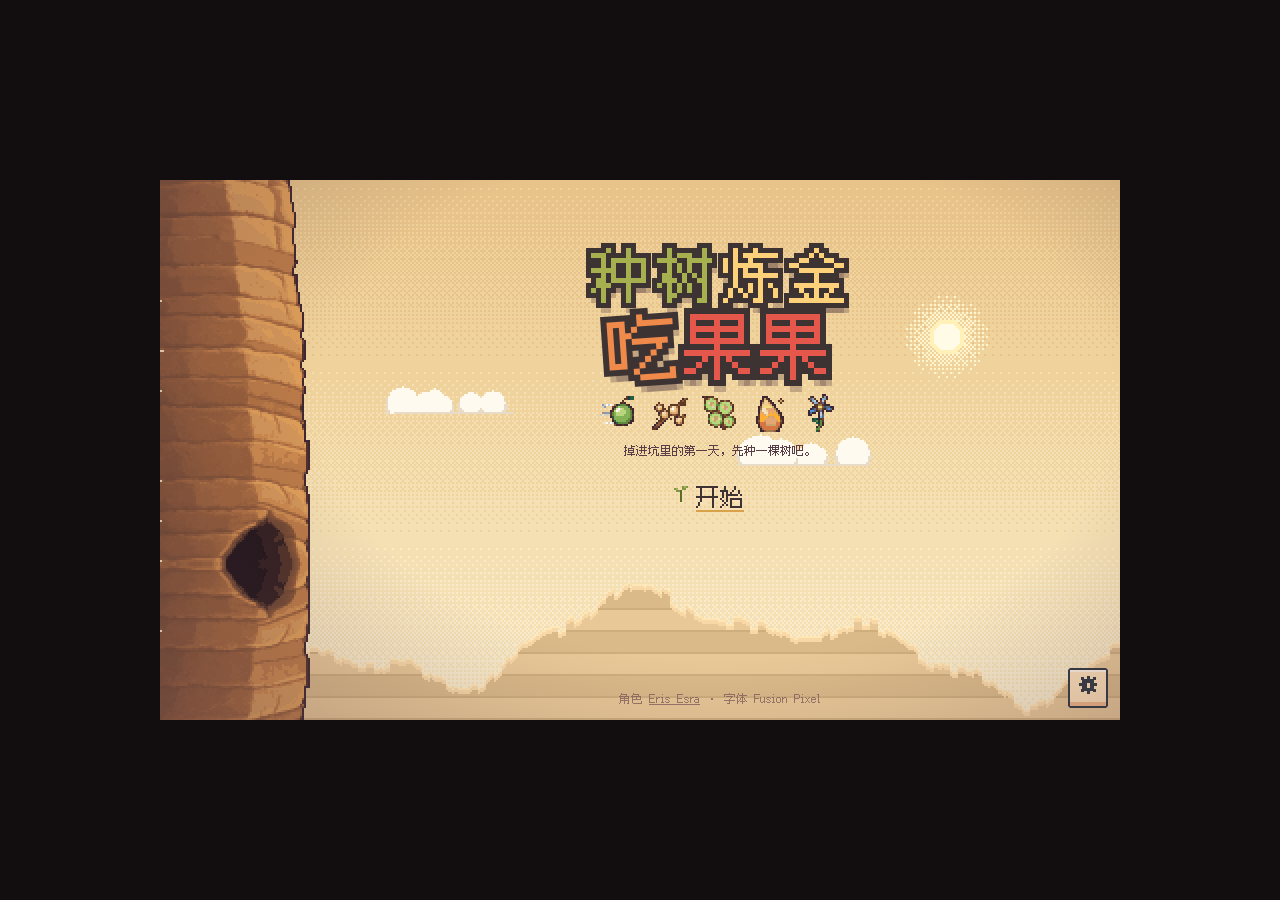
<file: index.html>
<!doctype html>
<html lang="zh-CN">
<head>
<meta charset="utf-8">
<meta name="viewport" content="width=device-width, initial-scale=1, maximum-scale=1, user-scalable=no">
<title>种树炼金吃果果</title>
<link rel="stylesheet" href="style.css?v=1019v">
</head>
<body>
<div id="game" class="phase-title">
  <canvas id="view"></canvas>

  <!-- 地表：左上角药剂架下面是脚下这块地（按 F 在下面弹出种子菜单）；主角头顶只留炼药、上下层、摘果子的小提示 -->
  <div id="surf" class="hidden">
    <div id="plotBox" class="px-flat hidden"></div>
    <div id="seedMenu" class="px-flat hidden"></div>
    <div id="plotTag" class="px-tag"></div>
    <div id="campBox" class="px-flat hidden"></div>
    <button id="btnSleep" class="pxbtn purple hidden">睡觉</button>
  </div>

  <!-- 种植 HUD -->
  <div id="hud" class="hidden">
    <!-- 养分计分板，最下面一条随时限缩短的进度条 -->
    <div id="nutBox" class="px-flat">
      <div class="nb-head"><span>养分</span><span id="hudStage" class="nb-stage">幼苗</span></div>
      <div class="nb-main"><span id="hudNut" class="nb-num"></span><span id="hudFruit" class="nb-fruit"></span></div>
      <div class="nb-time"><i id="barTime"></i></div>
      <div id="nutPops"></div>
    </div>
    <button id="btnHarvest" class="pxbtn yellow">收获 <kbd>H</kbd></button>
  </div>
  <!-- 收获结算：上面是树高读数（主），下面一道分隔，是这次收下的东西（次） -->
  <div id="growTally" class="px-flat hidden">
    <div class="nb-head"><span>树高</span><span id="tlTree" class="nb-stage"></span></div>
    <div class="tl-h"><span id="tlHNum" class="nb-num"></span><span class="tl-unit">米</span></div>
    <div class="tl-sep"></div>
    <div class="nb-head"><span>收获</span><span id="tlTotal" class="tl-total"></span></div>
    <div id="tlItems" class="tl-items"></div>
  </div>

  <!-- 炼金工坊（洞穴里的炼药锅）：左材料 / 中间药剂架、锅位、大锅，锅下面出瓶 / 右这一锅的药效 -->
  <div id="alchemy" class="hidden">
    <div id="wsDim"></div>
    <div id="alcStage">
      <div id="wsMats" class="px-panel">
        <div class="ws-head"><span class="ptitle">材料</span><span id="matsN" class="ws-sub"></span></div>
        <div id="mats"></div>
      </div>
      <div id="potSlots"></div>
      <button id="btnBrew" class="pxbtn yellow">按住出瓶 <kbd>空格</kbd><span class="rc-bar"><i></i></span></button>
      <div id="wsRight" class="px-panel">
        <div class="ws-head"><span class="ptitle">这一锅</span><span id="brewTag"></span></div>
        <div id="brewInfo"></div>
      </div>
      <canvas id="wsFx" width="960" height="540"></canvas>
      <div id="alcFoot"><button id="btnOut" class="pxbtn green">离开</button></div>
    </div>
  </div>

  <!-- 药剂架（快捷栏）：左上角 1-3、右上角 4-6 两条。地表、种植、炼金时都在 -->
  <div id="shelf">
    <div id="hotL" class="hbar"></div>
    <div id="hotR" class="hbar"></div>
  </div>
  <!-- 库存：右下角按钮（B），点开是专门的库存界面 -->
  <button id="btnBag" class="pxbtn gray hidden" title="药剂库存 (B)"><svg viewBox="0 0 16 16" width="24" height="24" shape-rendering="crispEdges"><path fill="currentColor" fill-rule="evenodd" d="M6 1h4v2H9v3h1v1h1v1h1v1h1v4h-1v1h-1v1H5v-1H4v-1H3V9h1V8h1V7h1V6h1V3H6zM5 10v2h1v-2z"/></svg></button>
  <div id="bagView" class="hidden">
    <div class="bg-dim"></div>
    <div class="bg-card px-panel pin">
      <div class="bg-head"><span class="ptitle">药剂库存 <span id="bagN"></span></span><button id="bagClose" class="pxbtn red tiny" title="关上 (B)">×</button></div>
      <div class="bg-body">
        <div id="bagList"></div>
        <div id="bagInfo"></div>
      </div>
      <div class="bg-shelf"><div id="bagL" class="bg-grp"></div><div id="bagR" class="bg-grp"></div></div>
    </div>
  </div>

  <!-- 崖顶营地：堆肥坑、工作台（camp.js）。和炼药锅一样的整屏舞台：左一栏、正中放大的道具、锅下面按住的按钮、右一栏，顶上一块堆肥计数 -->
  <div id="campView" class="hidden">
    <div id="cpDim"></div>
    <div id="cpStage">
      <div id="cpLeft" class="px-panel">
        <div class="ws-head"><span id="cpTitle" class="ptitle"></span><span id="cpSub" class="ws-sub"></span></div>
        <div id="cpList"></div>
      </div>
      <div id="cpCount" class="px-flat"></div>
      <button id="cpHold" class="pxbtn yellow"><span id="cpHoldT"></span><span class="rc-bar"><i></i></span></button>
      <div id="cpRight" class="px-panel">
        <div class="ws-head"><span id="cpRTitle" class="ptitle"></span><span id="cpRTag"></span></div>
        <div id="cpInfo"></div>
      </div>
      <canvas id="cpFx" width="960" height="540"></canvas>
      <div id="cpKeys"></div>
      <div id="cpFoot"><button id="cpClose" class="pxbtn green">离开 <kbd>Esc</kbd></button></div>
    </div>
  </div>

  <div id="pickBox" class="px-panel hidden"></div>
  <div id="banner" class="hidden"></div>
  <div id="tutTip" class="px-flat"></div>
  <div id="popups"></div>
  <div id="overlay" class="hidden"></div>
  <div id="tooltip" class="hidden"></div>
  <!-- 植物学笔记：右下角按钮（N），打开是一本翻开的书 -->
  <button id="btnNote" class="pxbtn gray hidden" title="植物学笔记 (N)"><img src="assets/ui/icon_book.png?v=1018t" alt=""><i class="dot hidden"></i></button>
  <div id="noteToast" class="hidden"></div>
  <div id="noteBook" class="hidden">
    <div class="bk-dim"></div>
    <div class="bk-book">
      <div id="bkTabs" class="bk-tabs"></div>
      <div id="bkPageL" class="bk-page l"><div class="bk-pg"></div><div class="bk-no"></div></div>
      <div id="bkPageR" class="bk-page r"><div class="bk-pg"></div><div class="bk-no"></div></div>
      <button id="bkPrev" class="pxbtn gray tiny bk-arrow prev" title="上一页 (A)">◀</button>
      <button id="bkNext" class="pxbtn gray tiny bk-arrow next" title="下一页 (D)">▶</button>
      <button id="bkClose" class="pxbtn red tiny bk-close" title="合上 (N)">×</button>
    </div>
  </div>
  <!-- 设置：右下角方形按钮，点开面板 -->
  <button id="btnSet" class="pxbtn gray" title="设置 (Esc)"><svg viewBox="0 0 16 16" width="24" height="24" shape-rendering="crispEdges"><path fill="currentColor" d="M7 1h2v2h2V2h2v2h-1v2h2v2h-2v2h1v2h-2v-1h-2v2H7v-2H5v1H3v-2h1V8H2V6h2V4H3V2h2v1h2zM7 6v3h2V6z"/></svg></button>
  <div id="setPanel" class="px-panel hidden">
    <div class="ptitle">设置</div>
    <div class="set-row"><span>音乐 / 音效</span><button id="btnMute" class="pxbtn tiny green" title="静音 (M)">开</button></div>
    <div class="set-row"><span>震屏 / 闪光</span><button id="setShake" class="pxbtn tiny green">开</button></div>
    <div class="set-row hidden"><span>地下地图</span><button id="setMap" class="pxbtn tiny green" title="设计地图（editor.html）/ 原来的随机生成">设计</button></div>
  </div>
</div>

<!-- 触屏按键（touch.js）：在 #game 外面，按屏幕实际像素摆在窗口左下、右下角 -->
<div id="touch" class="hidden">
  <div id="tPad" data-dir=""><i class="w"><svg viewBox="0 0 7 4" shape-rendering="crispEdges"><path fill="currentColor" d="M3 0h1v1h1v1h1v1h1v1H0V3h1V2h1V1h1z"/></svg></i><i class="a"><svg viewBox="0 0 7 4" shape-rendering="crispEdges"><path fill="currentColor" d="M3 0h1v1h1v1h1v1h1v1H0V3h1V2h1V1h1z"/></svg></i><i class="d"><svg viewBox="0 0 7 4" shape-rendering="crispEdges"><path fill="currentColor" d="M3 0h1v1h1v1h1v1h1v1H0V3h1V2h1V1h1z"/></svg></i><i class="s"><svg viewBox="0 0 7 4" shape-rendering="crispEdges"><path fill="currentColor" d="M3 0h1v1h1v1h1v1h1v1H0V3h1V2h1V1h1z"/></svg></i></div>
  <div id="tBtns">
    <div id="tDig" class="tb hidden">铲</div>
    <div id="tAct" class="tb off"></div>
    <div id="tJump" class="tb">跳</div>
  </div>
</div>
<!-- 手机竖着拿：游戏停住，请横过来 -->
<div id="rotate" class="hidden">
  <svg viewBox="0 0 16 10" width="96" height="60" shape-rendering="crispEdges"><path fill="currentColor" fill-rule="evenodd" d="M1 0h14v1h1v8h-1v1H1V9H0V1h1zM2 2v6h11V2zM14 4v2h1V4z"/></svg>
  <div>请把手机横过来</div>
</div>
<script src="js/util.js?v=1018t"></script>
<script src="js/data.js?v=1019c"></script>
<script src="js/strata.js?v=1019m"></script>
<script src="js/strata_gen.js?v=1018t"></script>
<script src="js/sprites.js?v=1018t"></script>
<script src="js/alchemy.js?v=1018x"></script>
<script src="js/art.js?v=1018x"></script>
<script src="js/pixel.js?v=1018x"></script>
<script src="js/tree.js?v=1019e"></script>
<script src="js/tree_art.js?v=1019e"></script>
<script src="js/field.js?v=1019e"></script>
<script src="js/render.js?v=1019f"></script>
<script src="js/cliff_art.js?v=1018t"></script>
<script src="js/cliff.js?v=1018t"></script>
<script src="js/geo.js?v=1019c"></script>
<script src="js/hero_sheet.js?v=1018t"></script>
<script src="js/hero.js?v=1019t"></script>
<script src="js/cave_art.js?v=1018t"></script>
<script src="js/cave.js?v=1019t"></script>
<script src="js/camp_art.js?v=1018t"></script>
<script src="js/east.js?v=1019t"></script>
<script src="js/camp.js?v=1019t"></script>
<script src="js/ui.js?v=1019v"></script>
<script src="js/workshop.js?v=1019u"></script>
<script src="js/mail.js?v=1019c"></script>
<script src="js/notes.js?v=1019e"></script>
<script src="js/audio.js?v=1019b"></script>
<script src="js/touch.js?v=1019a"></script>
<script src="js/tutorial.js?v=1019a"></script>
<script src="js/main.js?v=1019v"></script>
</body>
</html>
</file>
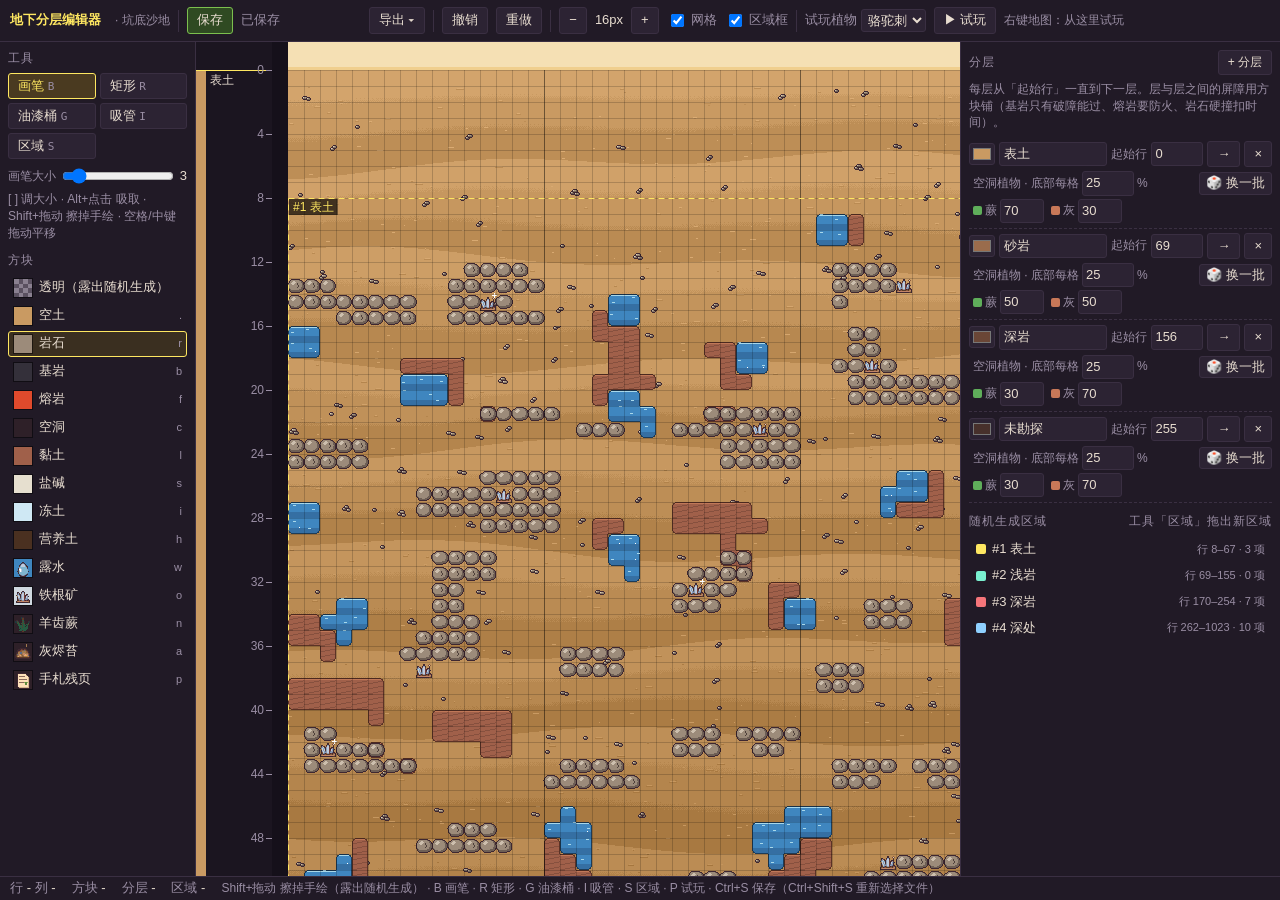
<file: editor.html>
<!doctype html>
<html lang="zh-CN">
<head>
<meta charset="utf-8">
<meta name="viewport" content="width=device-width, initial-scale=1">
<title>地下分层编辑器</title>
<style>
  :root { --bg: #15101a; --panel: #211a26; --line: #3a2f42; --ink: #e8ddd0; --dim: #9a8ea4; --hi: #fee761; --accent: #7cbf4e; --warn: #e8823e; }
  * { box-sizing: border-box; }
  html, body { margin: 0; height: 100%; background: var(--bg); color: var(--ink); font: 13px/1.4 "Microsoft YaHei", "PingFang SC", sans-serif; overflow: hidden; }
  button, select, input { font: inherit; color: var(--ink); background: #2c2333; border: 1px solid var(--line); border-radius: 3px; }
  button { padding: 3px 9px; cursor: pointer; }
  button:hover { border-color: #6a5a78; }
  button.on { background: #4a3a20; border-color: var(--hi); color: var(--hi); }
  button.primary { background: #2f4a22; border-color: var(--accent); }
  button.danger:hover { border-color: #e43b44; color: #ff8a8a; }
  input[type=number] { width: 52px; padding: 2px 3px; }
  input[type=text] { padding: 2px 4px; }
  input[type=color] { width: 26px; height: 22px; padding: 0 1px; }
  select { padding: 2px; }
  kbd { font-size: 11px; color: var(--dim); }
  #app { display: grid; grid-template-rows: 42px 1fr 24px; height: 100%; }
  #top { display: flex; align-items: center; gap: 8px; padding: 0 10px; background: var(--panel); border-bottom: 1px solid var(--line); white-space: nowrap; overflow: hidden; }
  #top .title { font-weight: bold; color: var(--hi); margin-right: 6px; }
  #top .sep { width: 1px; height: 22px; background: var(--line); }
  #top label { display: flex; align-items: center; gap: 4px; color: var(--dim); }
  #saveState { color: var(--dim); min-width: 120px; }
  #saveState.dirty { color: var(--warn); }
  #main { display: grid; grid-template-columns: 196px 1fr 320px; min-height: 0; }
  .side { background: var(--panel); overflow-y: auto; padding: 8px; }
  #left { border-right: 1px solid var(--line); }
  #right { border-left: 1px solid var(--line); }
  h3 { margin: 10px 0 6px; font-size: 12px; color: var(--dim); font-weight: normal; letter-spacing: 1px; display: flex; justify-content: space-between; align-items: center; }
  h3:first-child { margin-top: 0; }
  #tools { display: grid; grid-template-columns: 1fr 1fr; gap: 4px; }
  #tools button { text-align: left; }
  #palette { display: grid; grid-template-columns: 1fr; gap: 2px; }
  .pal { display: flex; align-items: center; gap: 6px; padding: 2px 4px; border: 1px solid transparent; border-radius: 3px; cursor: pointer; }
  .pal:hover { background: #2c2333; }
  .pal.on { border-color: var(--hi); background: #3a2f20; }
  .pal canvas { width: 20px; height: 20px; image-rendering: pixelated; border: 1px solid #00000080; }
  .pal .k { margin-left: auto; color: var(--dim); font-size: 11px; }
  #view { position: relative; min-width: 0; min-height: 0; overflow: hidden; }
  #cv { position: absolute; inset: 0; display: block; cursor: crosshair; }
  #status { display: flex; gap: 16px; align-items: center; padding: 0 10px; background: var(--panel); border-top: 1px solid var(--line); color: var(--dim); white-space: nowrap; overflow: hidden; }
  #status b { color: var(--ink); font-weight: normal; }
  .row { display: flex; align-items: center; gap: 4px; margin-bottom: 4px; }
  .row input[type=text] { flex: 1; min-width: 0; }
  .hint { color: var(--dim); font-size: 12px; }
  .list .it { padding: 3px 6px; border: 1px solid transparent; border-radius: 3px; cursor: pointer; display: flex; gap: 6px; align-items: center; }
  .list .it:hover { background: #2c2333; }
  .list .it.on { border-color: var(--hi); background: #3a2f20; }
  .list .sw { width: 10px; height: 10px; border-radius: 2px; flex: none; }
  .list .meta { margin-left: auto; color: var(--dim); font-size: 11px; }
  #regEdit { margin-top: 8px; padding: 8px; border: 1px solid var(--line); border-radius: 4px; background: #1b1520; }
  .item { border-top: 1px dashed var(--line); padding: 5px 0 1px; }
  .item select { max-width: 104px; }
  .btns { display: flex; flex-wrap: wrap; gap: 4px; margin-top: 8px; }
  #menu { position: fixed; z-index: 10; background: var(--panel); border: 1px solid #6a5a78; border-radius: 4px; padding: 4px; min-width: 200px; box-shadow: 0 4px 16px #0008; }
  #menu div { padding: 4px 10px; cursor: pointer; border-radius: 3px; }
  #menu div:hover { background: #3a2f42; }
  #menu .cap { color: var(--dim); cursor: default; font-size: 12px; }
  #menu .cap:hover { background: none; }
  #toast { position: fixed; left: 50%; top: 52px; transform: translateX(-50%); background: #2f4a22; border: 1px solid var(--accent); padding: 6px 14px; border-radius: 4px; pointer-events: none; opacity: 0; transition: opacity .25s; z-index: 20; }
  #toast.err { background: #4a2222; border-color: #e43b44; }
  #toast.show { opacity: 1; }
  .layer { padding: 4px 0 2px; border-bottom: 1px dashed var(--line); }
  .layer .flora { padding-left: 4px; }
  .layer .flora .row { gap: 3px; margin-bottom: 3px; }
  .layer .flora input[type=number] { width: 44px; }
  .layer .flora .hint { white-space: nowrap; }
  .layer .flora .sw { width: 9px; height: 9px; border-radius: 2px; flex: none; margin-left: 4px; }
  .layer .flora .sw:first-child { margin-left: 0; }
  .layer .flora button { padding: 1px 6px; margin-left: auto; }
  .hidden { display: none !important; }
</style>
</head>
<body>
<div id="app">
  <div id="top">
    <span class="title">地下分层编辑器</span><span class="hint" id="lvName"></span>
    <span class="sep"></span>
    <button id="btnSave" class="primary" title="写回 js/strata.js (Ctrl+S)">保存</button>
    <span id="saveState">已保存</span>
    <button id="btnExport" title="导出 / 导入">导出 ▾</button>
    <span class="sep"></span>
    <button id="btnUndo" title="Ctrl+Z">撤销</button><button id="btnRedo" title="Ctrl+Y / Ctrl+Shift+Z">重做</button>
    <span class="sep"></span>
    <button id="btnZoomOut" title="Ctrl+滚轮">−</button><span id="zoomTxt"></span><button id="btnZoomIn">+</button>
    <label><input type="checkbox" id="chkGrid" checked>网格</label>
    <label><input type="checkbox" id="chkRegions" checked>区域框</label>
    <span class="sep"></span>
    <label>试玩植物 <select id="selSp"></select></label>
    <button id="btnPlay" title="从地表开始，在试验场里自己走过去种 (P)">▶ 试玩</button>
    <span class="hint">右键地图：从这里试玩</span>
  </div>
  <div id="main">
    <div id="left" class="side">
      <h3>工具</h3>
      <div id="tools"></div>
      <div class="row" style="margin-top:6px"><span class="hint" style="white-space:nowrap">画笔大小</span><input type="range" id="brush" min="1" max="24" value="3" style="flex:1;min-width:0"><span id="brushTxt">3</span></div>
      <div class="hint">[ ] 调大小 · Alt+点击 吸取 · Shift+拖动 擦掉手绘 · 空格/中键拖动平移</div>
      <h3>方块</h3>
      <div id="palette"></div>
    </div>
    <div id="view"><canvas id="cv"></canvas></div>
    <div id="right" class="side">
      <h3>分层 <button id="btnAddLayer" title="在视图中间的深度加一层">+ 分层</button></h3>
      <div class="hint" style="margin-bottom:6px">每层从「起始行」一直到下一层。层与层之间的屏障用方块铺（基岩只有破障能过、熔岩要防火、岩石硬撞扣时间）。</div>
      <div id="layers"></div>
      <h3>随机生成区域 <span class="hint">工具「区域」拖出新区域</span></h3>
      <div id="regions" class="list"></div>
      <div id="regEdit" class="hidden"></div>
    </div>
  </div>
  <div id="status"><span>行 <b id="stRow">-</b> 列 <b id="stCol">-</b></span><span>方块 <b id="stTile">-</b></span><span>分层 <b id="stLayer">-</b></span><span>区域 <b id="stReg">-</b></span><span id="stHint" class="hint"></span></div>
</div>
<div id="menu" class="hidden"></div>
<div id="toast"></div>

<script src="js/util.js"></script>
<script src="js/data.js"></script>
<script src="js/strata.js"></script>
<script src="js/strata_gen.js"></script>
<script src="js/sprites.js"></script>
<script src="js/art.js"></script>
<script src="js/pixel.js"></script>
<script src="js/tree.js"></script>
<script src="js/tree_art.js"></script>
<script src="js/field.js"></script>
<script src="js/render.js"></script>
<script src="js/editor.js"></script>
</body>
</html>
</file>
<file: style.css>
/* 纸张界面：奶油色纸面 + 棕色描边、深墨色文字、皮革与木框。素材来自 UI assets pack 2（tools/build_ui.py 裁出、放大 2 倍）
   像素网格：画面一个像素 = 舞台 2px，界面的边框、间距、图标也一样（尺寸取偶数，图标、药瓶按原图 2 倍）；字用 Fusion Pixel 12px 原大（12 / 24 / 48）
   九宫格切片（2 倍后的像素）：paper 12 / paper_pin 24 / parchment 12 / slot 14 / book_l 8 20 28 22 / book_r 8 22 28 20 */
@font-face {
  font-family: 'FusionPixel';
  src: url('assets/fonts/fusion-pixel-12px-zh_hans.woff2?v=1018b') format('woff2');
  font-display: block;
}
:root {
  --ink: #303843;      /* 描边 */
  --paper: #fee1b8;
  --paper2: #f9d6a4;   /* 纸上的格子、行 */
  --paper3: #f2b888;   /* 纸的阴影、横线 */
  --line: #d4c692;
  --brown: #a57855;
  --brown-d: #7a5859;
  --leather: #593e47;
  --bark: #3d3333;
  --text: #3d3333;     /* 纸上的字 */
  --dim: #8c6f5c;
  --rust: #b55945;
  --rust-d: #733621;
  --gold: #fdd179;
  --gold-d: #d9a24a;
  --green: #a6b04f;
  --green-d: #819447;
  --green-t: #5d6e22;
  --navy: #405273;
  --navy-d: #2c3a55;
  --red-t: #a8323a;
  --warn-t: #b0651e;
  --pen: #405273;      /* 玩家自己写的笔记：蓝墨水 */
  --notch: polygon(2px 0, calc(100% - 2px) 0, 100% 2px, 100% calc(100% - 2px), calc(100% - 2px) 100%, 2px 100%, 0 calc(100% - 2px), 0 2px);
}
* { box-sizing: border-box; margin: 0; padding: 0; border-radius: 0; }
html, body { width: 100%; height: 100%; background: #120e10; overflow: hidden; }
body {
  font-family: 'FusionPixel', monospace;
  font-size: 12px; line-height: 16px; color: var(--text);
  -webkit-font-smoothing: none; font-smooth: never;
  user-select: none;
}
* { image-rendering: pixelated; }
img, canvas { image-rendering: pixelated; image-rendering: crisp-edges; }
b { color: var(--rust); font-weight: normal; }
kbd { font-family: inherit; display: inline-block; text-indent: 0; padding: 0 3px; margin: 0 1px; background: var(--leather); color: var(--paper); line-height: 14px; box-shadow: 0 2px 0 var(--bark); }
.hidden { display: none !important; }
.hint { color: var(--dim); }
.t-dim { color: var(--dim); }

#game { position: absolute; left: 0; top: 0; width: 960px; height: 540px; overflow: hidden; background: #241820; }
#view { position: absolute; left: 0; top: 0; width: 962px; height: 542px; } /* 比舞台多一个游戏像素，镜头的亚像素平移用 */

/* ---------- 纸面板 ---------- */
.px-panel {
  position: absolute; border: 6px solid transparent;
  border-image: url('assets/ui/paper.png?v=1018b') 12 fill / 12px round;
  padding: 4px 6px; color: var(--text);
}
.px-panel.pin, #overlay .card { border: 18px solid transparent; border-image: url('assets/ui/paper_pin.png?v=1018b') 24 fill / 24px round; padding: 10px 14px; }
.px-tag {
  position: absolute; border: 4px solid transparent; border-image: url('assets/ui/paper.png?v=1018b') 12 fill / 12px round;
  padding: 2px 6px; white-space: nowrap; color: var(--text);
}
.px-tag.big { font-size: 24px; line-height: 28px; padding: 4px 14px; }
.px-hint { position: absolute; color: #fff; text-shadow: 2px 0 var(--ink), -2px 0 var(--ink), 0 2px var(--ink), 0 -2px var(--ink); white-space: nowrap; }
.px-hint b { color: var(--gold); }
.ptitle { color: var(--rust); margin-bottom: 4px; }
.row { display: flex; justify-content: space-between; gap: 10px; }
.row.small { color: var(--dim); }

.bar { height: 10px; background: var(--leather); border: 2px solid var(--ink); margin: 4px 0 6px; position: relative; }
.bar i { display: block; height: 100%; background: var(--green); box-shadow: inset 0 2px 0 rgba(255,255,255,.35), inset 0 -2px 0 rgba(0,0,0,.2); transition: width .15s steps(4); }
.bar.time i { background: var(--gold); }
.bar.oasis i { background: var(--green); }
@keyframes blink { 50% { opacity: .35; } }

/* ---------- 按钮：缎带配色（红 / 绿 / 金 / 藏青 / 纸） ---------- */
.pxbtn {
  font-family: inherit; font-size: 12px; line-height: 16px; color: var(--ink); cursor: pointer;
  background: var(--green); border: 2px solid var(--ink); padding: 4px 12px 6px; clip-path: var(--notch);
  box-shadow: inset 0 -4px 0 var(--green-d), inset 0 2px 0 rgba(255,255,255,.4);
}
.pxbtn:hover { filter: brightness(1.08); }
.pxbtn:active { transform: translateY(2px); box-shadow: inset 0 -2px 0 var(--green-d); }
.pxbtn:disabled { filter: grayscale(.8) brightness(.85); cursor: default; }
.pxbtn.yellow { background: var(--gold); box-shadow: inset 0 -4px 0 var(--gold-d), inset 0 2px 0 rgba(255,255,255,.5); }
.pxbtn.gray { background: var(--paper); box-shadow: inset 0 -4px 0 var(--paper3), inset 0 2px 0 rgba(255,255,255,.6); }
.pxbtn.purple { background: var(--navy); color: var(--paper); box-shadow: inset 0 -4px 0 var(--navy-d), inset 0 2px 0 rgba(255,255,255,.25); }
.pxbtn.red { background: var(--rust); color: var(--paper); box-shadow: inset 0 -4px 0 var(--rust-d), inset 0 2px 0 rgba(255,255,255,.3); }
.pxbtn.big { font-size: 24px; line-height: 28px; padding: 8px 24px 12px; }
.pxbtn.tiny { padding: 2px 6px 4px; }
.pxbtn kbd { background: rgba(48,56,67,.75); box-shadow: none; }

/* ---------- 地表 ---------- */
#plotTag { transform: translate(-50%, -100%); text-align: center; pointer-events: none; line-height: 16px; margin-top: -8px; padding: 0 6px 2px; white-space: nowrap; }
#plotTag kbd { margin-right: 2px; }
#plotTag::after { content: ''; position: absolute; left: 50%; bottom: -12px; margin-left: -6px; border: 6px solid transparent; border-top-color: var(--brown-d); }
.fr { display: inline-block; width: 6px; height: 6px; margin: 0 4px 2px 2px; background: #e4574a; box-shadow: 0 -2px 0 0 var(--green), inset -2px -2px 0 var(--rust-d); }
#plotTag .ok { color: var(--green-t); } #plotTag .warn { color: var(--warn-t); } #plotTag .bad { color: var(--red-t); }

/* ---------- 素色深底：养分板、收获栏、地块条、种子菜单。皮面 + 墨线，不用纸框 ---------- */
.px-flat { position: absolute; background: var(--leather); border: 2px solid var(--ink); box-shadow: 0 0 0 2px var(--brown-d), inset 0 -4px 0 var(--bark); color: var(--paper);
  --ok: #b5d65a; --warn: var(--gold); --bad: #ff8a7a; }
.px-flat kbd { background: var(--paper); color: var(--ink); box-shadow: 0 2px 0 var(--paper3); }
.px-flat b { color: var(--gold); }

/* ---------- 种植 HUD ---------- */
/* 养分计分板：皮面上的街机读数，前导零压暗；树长到新阶段时徽章闪一下。最下面一条时限条，随剩余时间缩短 */
#nutBox { left: 50%; top: 8px; transform: translateX(-50%); width: 176px; padding: 4px 8px 8px; }
.nb-time { height: 8px; margin-top: 4px; background: var(--bark); border: 2px solid var(--ink); }
.nb-time i { display: block; height: 100%; background: var(--gold); box-shadow: inset 0 -2px 0 var(--gold-d); }
.nb-time.danger i { background: #e4574a; box-shadow: inset 0 -2px 0 var(--rust-d); animation: blink .4s steps(1) infinite; }
.nb-head { display: flex; justify-content: space-between; align-items: center; color: var(--line); }
.nb-stage { padding: 0 4px; color: var(--ink); background: var(--green); box-shadow: inset 0 -2px 0 var(--green-d); line-height: 16px; }
.nb-stage.up { animation: stageUp .6s steps(3); }
@keyframes stageUp { 0% { background: #fff; transform: scale(1.25); } 50% { background: var(--gold); } }
.nb-main { display: flex; justify-content: space-between; align-items: flex-end; }
.nb-num { font-size: 24px; line-height: 26px; letter-spacing: 2px; color: var(--gold); text-shadow: 2px 2px var(--rust-d); }
.nb-num .z { color: #7a5d63; text-shadow: none; }
.nb-num.bump { animation: nbBump .2s steps(2); }
@keyframes nbBump { 50% { transform: translateY(-4px); color: #fff; } }
.nb-num.drain { color: #ff7a6a; text-shadow: 2px 2px var(--rust-d); animation: nbShake .2s steps(2) infinite; }
@keyframes nbShake { 50% { transform: translateX(2px); } }
.nb-fruit { color: var(--paper); padding-bottom: 2px; }
.nb-fruit::before { content: ''; display: inline-block; width: 6px; height: 6px; margin-right: 4px; background: #e4574a; box-shadow: 0 -2px 0 0 var(--green), inset -2px -2px 0 var(--rust-d); }
.nb-fruit.bump { animation: nbBump .3s steps(2); color: var(--gold); }
#nutPops { position: absolute; left: 0; right: 0; top: 0; bottom: 0; pointer-events: none; }
#nutPops span { position: absolute; top: 14px; color: var(--c); text-shadow: 2px 2px var(--ink), -2px -2px var(--ink), 2px -2px var(--ink), -2px 2px var(--ink); animation: nbPop .9s steps(9) forwards; }
@keyframes nbPop { 0% { transform: translateY(4px); } 30% { transform: translateY(-6px); } 100% { transform: translateY(-14px); opacity: 0; } }
#btnHarvest { position: absolute; right: 12px; top: 88px; }
/* 收获结算栏：和养分板同一套皮面。树高是主读数（大号金字，前导零压暗），分隔线下是收获的材料（小格子，数量挂在右下角） */
#growTally { left: 8px; top: 8px; width: 176px; padding: 4px 8px 8px; }
.tl-h { display: flex; align-items: flex-end; gap: 4px; margin-top: 2px; }
.tl-unit { color: var(--line); padding-bottom: 2px; }
#tlHNum.fin { animation: tlFin .5s steps(5); }
@keyframes tlFin { 0% { transform: scale(1.5); color: #fff; } 40% { transform: scale(.92); } 70% { transform: scale(1.08); } }
#growTally.done { animation: tlRing .5s steps(3); }
@keyframes tlRing { 0%, 66% { box-shadow: 0 0 0 2px var(--gold), inset 0 -4px 0 var(--bark); } }
.tl-sep { height: 2px; margin: 6px -8px 4px; background: var(--bark); box-shadow: 0 2px 0 #6b4d56; }
.tl-total { color: var(--paper); }
.tl-total:empty::before { content: '—'; color: #7a5d63; }
/* 采摘、拾取提示也用 .tl-items：图标 + 数量排成一行 */
.tl-items { display: flex; flex-wrap: wrap; gap: 2px 6px; margin-top: 2px; }
.tl-items span { display: flex; align-items: center; gap: 2px; }
.tl-items img { width: 20px; height: 20px; }
#tlItems { gap: 4px; margin-top: 4px; }
#tlItems:empty { display: none; }
#tlItems span { display: block; position: relative; width: 24px; height: 24px; background: var(--bark); box-shadow: inset 0 2px 0 rgba(0,0,0,.35); }
#tlItems span.pop { animation: tlPop .25s steps(3); }
@keyframes tlPop { 0% { transform: translateY(-4px) scale(1.2); background: var(--gold-d); } }
#tlItems img { position: absolute; left: 2px; top: 2px; }
#tlItems i { position: absolute; right: -2px; bottom: -4px; font-style: normal; line-height: 12px; color: var(--paper);
  text-shadow: 1px 0 var(--ink), -1px 0 var(--ink), 0 1px var(--ink), 0 -1px var(--ink); }

/* ---------- 药剂架：左上角 1-3、右上角 4-6 两条纸带，正上方是种子袋 ----------
   袋子是压进纸里的凹槽：棕色描边、上沿一道阴影、下沿一道亮边；数量写在右下角的小皮标签上 */
#shelf { position: absolute; left: 0; right: 0; top: 0; height: 0; }
.hbar { position: absolute; top: 6px; display: flex; gap: 4px; padding: 0 2px; border: 6px solid transparent; border-image: url('assets/ui/paper.png?v=1018b') 12 fill / 12px round; }
#hotL { left: 8px; }
#hotR { right: 8px; }
/* 炼药时两条药剂并到上方正中（左右两边是材料和这一锅） */
#game.phase-alchemy #shelf { left: 50%; top: 12px; right: auto; height: auto; transform: translateX(-50%); display: flex; align-items: flex-start; gap: 4px; }
#game.phase-alchemy .hbar { position: static; padding: 0; }
.hslot { position: relative; width: 48px; height: 64px; background: var(--paper3); border: 2px solid var(--brown-d); cursor: pointer;
  box-shadow: inset 0 4px 0 rgba(122,88,89,.35), inset 0 -2px 0 #fde9c8; }
.hslot .key { position: absolute; left: 2px; top: 0; color: var(--brown-d); line-height: 16px; z-index: 1; }
.hslot img { position: absolute; left: 4px; top: 4px; width: 36px; height: 48px; transform-origin: 50% 20%; }
.hslot .cnt { position: absolute; right: -2px; bottom: -2px; padding: 0 2px; line-height: 16px; background: var(--leather); color: var(--paper); border: 2px solid var(--ink); z-index: 1; }
.hslot .mode { position: absolute; right: 2px; top: 2px; width: 8px; height: 8px; border: 2px solid var(--ink); background: #6aa0d8; z-index: 1; }
.hslot.shot .mode { background: #e4574a; }
.hslot .ghost { position: absolute; left: 14px; top: 16px; width: 16px; height: 28px; border: 2px dashed rgba(122,88,89,.4); border-top-width: 6px; }
.hslot:hover { background: #f8cc9a; }
.hslot.pouring { background: var(--gold); }
.hslot.pouring img { transform: rotate(-35deg) translate(-4px, 2px); animation: drip .25s steps(2) infinite; }
@keyframes drip { 50% { transform: rotate(-40deg) translate(-4px, 4px); } }
.hslot.fired { animation: fire .3s steps(3); }
@keyframes fire { 0% { background: #fff4d0; } 100% { background: var(--paper3); } }

/* 左上角药剂架下面的地块条：一行小字，土的颜色块 + 名字、长着什么、能做什么。不在地上时变淡
   和养分板一样是素色深底 */
#plotBox, #seedMenu { left: 10px; white-space: nowrap; }
#plotBox { top: 90px; display: flex; align-items: center; gap: 10px; padding: 2px 8px 6px; pointer-events: none; }
#plotBox.far { opacity: .6; }
.pb-soil i { display: inline-block; width: 10px; height: 10px; margin: 0 4px 2px 0; vertical-align: middle; border: 2px solid var(--ink); }
.pb-sp { color: var(--ok); }
.pb-do { color: var(--line); }
.pb-do kbd { margin-right: 2px; }
/* 种子菜单：按 F 从地块条下面弹出 */
#seedMenu { top: 126px; padding: 6px 8px 8px; }
.sm-row { display: flex; gap: 4px; }
.sm-c { position: relative; width: 48px; height: 52px; background: var(--bark); border: 2px solid var(--brown-d); cursor: pointer; box-shadow: inset 0 -4px 0 var(--sc); }
.sm-c img { display: block; width: 40px; height: 40px; margin: 2px auto 0; pointer-events: none; }
.sm-c .ct { position: absolute; right: -2px; top: -2px; padding: 0 2px; line-height: 16px; background: var(--ink); color: var(--paper); }
.sm-c:hover { border-color: var(--brown); }
.sm-c.cur { border-color: var(--gold); background: #4f3a3c; }
.sm-c.no img { opacity: .45; filter: grayscale(.6); }
.sm-c.deny { animation: lack .3s steps(4); }
.sm-nm { margin-top: 4px; }
.sm-keys { color: var(--line); }
#plotBox .warn, #seedMenu .warn { color: var(--warn); } #seedMenu .ok { color: var(--ok); } #seedMenu .bad { color: var(--bad); }

/* ---------- 库存：右下角按钮，点开是一张钉着的大纸 ---------- */
#btnBag { position: absolute; right: 108px; bottom: 12px; z-index: 15; width: 40px; height: 40px; padding: 0 0 4px; display: flex; align-items: center; justify-content: center; }
#bagView { position: absolute; inset: 0; z-index: 40; }
#bagView .bg-dim { position: absolute; inset: 0; background: rgba(18,12,14,.72); }
.bg-card { left: 50%; top: 50%; transform: translate(-50%, -50%); width: 740px; height: 470px; display: flex; flex-direction: column; gap: 8px; }
.bg-head { display: flex; align-items: center; gap: 12px; }
.bg-head .ptitle { margin: 0; font-size: 24px; line-height: 28px; }
.bg-head .ptitle span { font-size: 12px; color: var(--dim); }
.bg-head .ptitle { flex: 1; }
.bg-body { flex: 1; min-height: 0; display: flex; gap: 10px; }
#bagList { width: 436px; overflow-y: auto; display: grid; grid-template-columns: repeat(auto-fill, 52px); grid-auto-rows: 64px; gap: 16px 14px; justify-content: center; align-content: start; padding: 14px 10px;
  background: var(--paper2); border: 2px solid var(--line); }
.bcard { position: relative; width: 52px; height: 64px; background: var(--paper3); border: 2px solid var(--brown-d); cursor: pointer; text-align: center;
  box-shadow: inset 0 4px 0 rgba(122,88,89,.35), inset 0 -2px 0 #fde9c8; }
.bcard img { display: block; width: 36px; height: 48px; margin: 8px auto 4px; }
.bcard .ct { position: absolute; right: -2px; top: -2px; padding: 0 2px; line-height: 16px; background: var(--leather); color: var(--paper); border: 2px solid var(--ink); }
.bcard .on { position: absolute; left: -2px; top: -2px; width: 20px; line-height: 16px; background: var(--gold); color: var(--ink); border: 2px solid var(--ink); }
.bcard:hover { background: #f8cc9a; }
.bcard.sel { background: var(--gold); border-color: var(--rust); box-shadow: inset 0 0 0 2px var(--gold-d); }
#bagInfo { flex: 1; overflow-y: auto; padding: 8px 10px; background: var(--paper2); border: 2px solid var(--line); }
#bagInfo .bi-top { display: flex; gap: 10px; align-items: center; padding: 2px 0 6px; border-bottom: 2px dashed var(--line); }
#bagInfo .bi-top img { width: 36px; height: 48px; }
#bagInfo .bi-nm { font-size: 24px; line-height: 28px; color: var(--rust); margin-bottom: 2px; }
#bagInfo .bi-top > div > div { line-height: 16px; }
#bagInfo .bi-top > div > .bi-nm { line-height: 28px; }
#bagInfo .bi-ct { color: var(--leather); }
#bagInfo .bi-md { color: var(--navy); } #bagInfo .bi-md.shot { color: var(--rust); }
#bagInfo .bi-ins { margin-top: 6px; padding: 4px 0; line-height: 16px; }
#bagInfo .bi-on { margin-top: 8px; color: var(--dim); }
#bagInfo .bi-on b { color: var(--rust); }
.bg-shelf { display: flex; justify-content: center; align-items: center; gap: 32px; }
.bg-grp { display: flex; align-items: flex-start; gap: 4px; padding: 4px; background: var(--paper2); border: 2px solid var(--line); }
.bg-grp .hslot.cur { background: var(--gold); }
#bagView .hslot:hover { border-color: var(--rust); }
/* 拖拽：跟着指针的药瓶；松手处高亮 */
.bag-ghost { position: fixed; z-index: 100; pointer-events: none; image-rendering: pixelated; opacity: .85; }
#bagView.dragging, #bagView.dragging * { cursor: grabbing; }
.bg-cell { width: 104px; display: flex; flex-direction: column; align-items: center; gap: 4px; cursor: pointer; touch-action: none; }
.bg-cell:hover .hslot { border-color: var(--rust); }
.bg-nm { width: 100%; text-align: center; line-height: 16px; word-break: break-all; color: var(--lt); }
.bg-nm.pour { color: #8fc0f0; } .bg-nm.shot { color: #ff8a7a; }
.bg-nm:not(.pour):not(.shot) { opacity: .5; }
#bagView .bg-cell.drop .hslot { filter: brightness(1.3); }
#bagList.drop { box-shadow: inset 0 0 0 2px var(--gold); }
.inv-empty { color: var(--line); grid-column: 1 / -1; text-align: center; font-size: 24px; line-height: 28px; padding-top: 110px; }

/* ---------- 炼金工坊 ---------- */
.c-spin { color: #c0457a; } .c-rock { color: #5a6a80; } .c-life { color: var(--green-t); } .c-soul { color: #2a7a78; }
.c-star, .c-gold { color: var(--warn-t); } .c-green { color: var(--green-t); } .c-orange { color: var(--warn-t); } .c-red { color: var(--red-t); }
.rb i { font-style: normal; display: inline-block; animation: rb .84s steps(1) infinite; animation-delay: calc(var(--i) * -.12s); }
@keyframes rb {
  0% { color: #d0383a; transform: translateY(0); } 14% { color: #d07a20; transform: translateY(-2px); } 28% { color: #b08a10; transform: translateY(-2px); }
  42% { color: #4a8a2a; transform: translateY(-2px); } 57% { color: #1a8a9a; transform: translateY(0); } 71% { color: #4a5ad0; transform: translateY(2px); } 85% { color: #a040a0; transform: translateY(0); }
}
#alchemy { position: absolute; inset: 0; }
#wsDim { position: absolute; inset: 0; background: radial-gradient(ellipse 60% 70% at 50% 72%, rgba(14,10,20,.7) 0%, rgba(10,8,14,.86) 62%, rgba(6,4,10,.92) 100%); }
#alcStage { position: absolute; inset: 0; }
#wsFx { position: absolute; left: 0; top: 0; width: 960px; height: 540px; pointer-events: none; }
#game.aberr #wsFx { filter: drop-shadow(4px 0 0 rgba(255,40,90,.6)) drop-shadow(-4px 0 0 rgba(40,210,255,.6)); }

@keyframes lack { 25% { transform: translateX(-4px); } 75% { transform: translateX(4px); } }

/* 版面（960×540，外边距 12）：左 材料 12–228 ｜ 中 舞台 228–732（正中 480）｜ 右 这一锅 732–948
   中间一栏从上到下：药剂架 12–88、锅位 112–、大锅（锅底 452）、出瓶 488–528；右栏下面同一行是离开、笔记、设置 */
.ws-head { display: flex; justify-content: space-between; align-items: center; height: 20px; margin: 0 2px 4px; }
.ws-head .ptitle { margin: 0; }
.ws-sub { color: var(--dim); }

/* 锅位：投料顺序 = 指令链。木框格子，下面是这一步做了什么 */
#potSlots { position: absolute; left: 228px; width: 504px; top: 112px; display: flex; justify-content: center; align-items: flex-start; }
.pslot { position: relative; width: 120px; display: flex; flex-direction: column; align-items: center; }
.pslot .pf { position: relative; width: 64px; height: 64px; border: 4px solid transparent; border-image: url('assets/ui/slot.png?v=1018b') 14 fill / 14px stretch; cursor: pointer; }
.pslot .pf img { display: block; width: 40px; height: 40px; margin: 8px; pointer-events: none; position: relative; }
.pslot .pf .no { position: absolute; left: 2px; top: 0; color: var(--line); z-index: 1; }
.pslot.empty .pf { cursor: default; opacity: .55; }
.pslot.next .pf { opacity: 1; animation: nextSlot .8s steps(2) infinite; }
@keyframes nextSlot { 50% { filter: brightness(1.6) sepia(.6); } }
.pslot.on .pf { box-shadow: 0 0 0 2px var(--ac, var(--green)); }
.pslot.bad .pf { box-shadow: 0 0 0 2px #e4574a; }
.pslot.bad .pf img { opacity: .55; filter: grayscale(.6); }
.pslot.pop .pf { animation: slotPop .22s steps(3); }
@keyframes slotPop { 0% { transform: scale(1.35); } 60% { transform: scale(.92); } }
.pslot .stp { margin-top: 8px; min-height: 32px; max-width: 116px; text-align: center; line-height: 16px; color: var(--ac, var(--green)); text-shadow: 2px 2px var(--ink), -2px -2px var(--ink), 2px -2px var(--ink), -2px 2px var(--ink); }
.pslot.bad .stp { color: #ff8a7a; }
.pslot .stp.fresh { animation: stpIn .3s steps(3); }
@keyframes stpIn { 0% { transform: translateY(6px); opacity: 0; } }
.pslot .arw { position: absolute; right: -6px; top: 24px; color: #7a6a70; }
.pslot.on .arw { color: var(--gold); }
.pslot:hover .pf:not(:empty) { filter: brightness(1.2); }

/* 锅下面：出瓶在锅的正下方。和右下角的离开 / 笔记 / 设置同一行 */
#btnBrew { position: absolute; top: 488px; height: 40px; padding: 0 0 4px; touch-action: none; user-select: none; }
#btnBrew { left: 384px; width: 192px; overflow: hidden; }
#btnBrew:disabled { filter: grayscale(1) brightness(.85); cursor: default; }
#btnBrew.held { filter: brightness(1.15); transform: translateY(2px); }
#btnBrew.deny { animation: lack .3s steps(4); }
#btnBrew .rc-bar { position: absolute; left: 0; right: 0; bottom: 0; height: 4px; }
#btnBrew .rc-bar i { display: block; height: 100%; width: 0; background: var(--rust); }

/* 材料栏：分组标题 + 四列格子。格子上半是材料，下半一条按作用上色的标签，右上角皮标签是剩几份 */
#wsMats { left: 12px; top: 12px; width: 216px; height: 516px; padding: 4px 2px 6px; display: flex; flex-direction: column; }
#mats { flex: 1; min-height: 0; overflow-y: auto; padding: 0 2px; }
.mg-h { display: flex; align-items: center; gap: 6px; margin: 6px 0 4px; color: var(--brown); }
.mg-h:first-child { margin-top: 0; }
.mg-h::after { content: ''; flex: 1; border-top: 2px dashed var(--line); }
.mg { display: grid; grid-template-columns: repeat(4, 44px); gap: 6px 4px; padding-top: 2px; }
.mc { position: relative; width: 44px; height: 60px; background: var(--paper2); border: 2px solid var(--brown); cursor: pointer; touch-action: none; user-select: none; -webkit-user-select: none;
  box-shadow: inset 0 2px 0 #fde9c8; }
.mc img { display: block; width: 40px; height: 40px; pointer-events: none; }
.mc .ev { position: absolute; left: 0; right: 0; bottom: 0; height: 16px; line-height: 16px; text-align: center; white-space: nowrap; overflow: hidden; color: var(--ink);
  background: color-mix(in srgb, var(--mc) 60%, var(--paper)); box-shadow: inset 0 2px 0 rgba(255,255,255,.35); border-top: 2px solid var(--brown); }
.mc .ct { position: absolute; right: -4px; top: -4px; padding: 0 2px; line-height: 12px; background: var(--leather); color: var(--paper); border: 2px solid var(--ink); z-index: 1; }
.mc:hover { background: var(--gold); border-color: var(--rust); }
.mc:hover .ev { border-top-color: var(--rust); }
.mc.tap img { animation: tap .12s steps(2); }
.mc.empty { cursor: default; }
.mc.empty img, .mc.empty .ev { opacity: .4; filter: grayscale(.7); }
.mc.empty:hover { background: var(--paper2); border-color: var(--brown); }
.mc.deny { animation: lack .3s steps(4); }
@keyframes tap { 50% { transform: translateY(-4px) scale(.85); } }
.mats-empty { color: var(--dim); text-align: center; padding-top: 180px; }

/* 这一锅：标本卡。框里是成品，下面名字、类型；中间药效；最下面每次出瓶得多少 */
#wsRight { right: 12px; top: 12px; width: 216px; height: 464px; padding: 4px 6px 6px; display: flex; flex-direction: column; }
#brewTag .bi-tag { display: inline-block; padding: 0 4px; line-height: 16px; white-space: nowrap; background: var(--paper2); border: 2px solid var(--line); }
#brewInfo { flex: 1; min-height: 0; display: flex; flex-direction: column; }
.bi-hero { flex: none; text-align: center; padding: 6px 0 10px; border-bottom: 2px dashed var(--line); }
.bi-pic { width: 80px; height: 80px; margin: 0 auto 8px; border: 4px solid transparent; border-image: url('assets/ui/slot.png?v=1018b') 14 fill / 14px stretch; display: flex; align-items: center; justify-content: center; }
.bi-pic img { width: 36px; height: 48px; }
.bi-pic img.sd { width: 40px; height: 40px; }
.bi-pic .bq, .bi-pic .bx { font-size: 24px; line-height: 28px; font-weight: normal; }
.bi-pic .bq { color: var(--gold); animation: badge .6s steps(2) infinite alternate; }
.bi-pic .bx { color: #ff8a7a; }
#brewInfo.idle .bi-pic { opacity: .5; }
.bi-nm { font-size: 24px; line-height: 28px; color: var(--rust); word-break: break-all; }
.bi-nm.long { font-size: 12px; line-height: 16px; padding: 6px 0; }
#brewInfo.idle .bi-nm { color: var(--dim); }
.bi-mode { color: var(--dim); margin-top: 2px; }
.bi-body { flex: 1; min-height: 0; overflow-y: auto; padding: 0 2px; }
.bi-sec { color: var(--brown); margin: 8px 0 2px; }
.bi-ins { line-height: 16px; }
.bi-ins div { padding-left: 12px; text-indent: -12px; margin-bottom: 4px; }
.bi-tips { padding-top: 12px; color: var(--dim); }
.bi-tips div { display: flex; gap: 6px; margin-bottom: 8px; }
.bi-tips i { flex: none; width: 16px; height: 16px; line-height: 14px; text-align: center; font-style: normal; color: var(--paper); background: var(--brown); }
.bi-foot { flex: none; display: flex; justify-content: space-between; padding: 6px 2px 0; border-top: 2px dashed var(--line); color: var(--dim); }
.bi-foot span:last-child { color: var(--rust); }
@keyframes badge { to { transform: translateY(-4px); } }

/* 右下角一行：离开占满右栏剩下的宽度，后面是笔记、设置两个方块 */
#alcFoot { position: absolute; left: 732px; right: 108px; top: 488px; height: 40px; display: flex; }
#btnOut { flex: 1; padding: 0 0 4px; }
/* 纸面上的滚动条 */
#mats::-webkit-scrollbar, .bi-body::-webkit-scrollbar, #bagList::-webkit-scrollbar, #bagInfo::-webkit-scrollbar { width: 6px; height: 6px; }
#mats::-webkit-scrollbar-track, .bi-body::-webkit-scrollbar-track, #bagList::-webkit-scrollbar-track, #bagInfo::-webkit-scrollbar-track { background: var(--paper2); }
#mats::-webkit-scrollbar-thumb, .bi-body::-webkit-scrollbar-thumb, #bagList::-webkit-scrollbar-thumb, #bagInfo::-webkit-scrollbar-thumb { background: var(--brown); }
#mats, .bi-body, #bagList, #bagInfo { scrollbar-width: thin; scrollbar-color: var(--brown) var(--paper2); }

/* ---------- 飘字 / 遮罩卡片 / 提示 ---------- */
#popups { position: absolute; inset: 0; pointer-events: none; }
.popup { position: absolute; transform: translate(-50%, -100%); white-space: nowrap; text-shadow: 2px 0 var(--ink), -2px 0 var(--ink), 0 2px var(--ink), 0 -2px var(--ink); animation: rise 1s steps(10) forwards; }
.popup.big { font-size: 24px; line-height: 28px; }
@keyframes rise { 0% { margin-top: 0; } 15% { margin-top: -8px; } 100% { margin-top: -28px; opacity: 0; } }
#overlay { position: absolute; inset: 0; z-index: 30; background: rgba(18,12,14,.62); display: flex; align-items: center; justify-content: center; }
#overlay .card { position: relative; width: 580px; max-height: 510px; overflow-y: auto; text-align: center; }
#overlay .card p { margin: 6px 0; }
#overlay h1 { font-size: 48px; line-height: 56px; color: var(--rust); text-shadow: 6px 6px var(--paper3); font-weight: normal; margin: 4px 0 8px; }
#overlay h2 { font-size: 24px; line-height: 28px; color: var(--rust); font-weight: normal; }
#overlay .sub { color: var(--dim); }
#overlay .credit { color: var(--dim); opacity: .7; margin: 14px 0 -4px; }
#overlay .credit a { color: inherit; }
.row-btns { display: flex; gap: 10px; justify-content: center; margin-top: 12px; }

/* ---------- 标题画面：写在坑底上方的天上（镜头见 G.titleScene），没有卡片、不压暗 ---------- */
#overlay.title { background: none; display: block; pointer-events: none; }
#overlay.title.out { animation: ttOut .6s steps(6) forwards; }
@keyframes ttOut { to { opacity: 0; } }
.tt-vig { position: absolute; inset: 0; background: radial-gradient(ellipse 75% 85% at 58% 42%, transparent 55%, rgba(89,62,71,.32) 100%); }
.tt-logo { position: absolute; left: 400px; top: 58px; width: 320px; text-align: center; }
/* 标题字：60px = 原字 5 倍，一个字的像素 = 5px，描边、投影也按 5px 走。种树绿、炼金金、吃果果红 */
#overlay .tt-name, .tt-eat { position: relative; margin: 0; font-weight: normal; white-space: nowrap; }
#overlay .tt-name { font-size: 60px; line-height: 70px; letter-spacing: 6px; margin-right: -6px; }
.tt-eat { font-size: 72px; line-height: 80px; letter-spacing: 4px; margin: -4px -4px 0 0; }
#overlay .tt-name span, .tt-eat span { display: inline-block; color: var(--gold);
  text-shadow: 5px 0 var(--bark), -5px 0 var(--bark), 0 5px var(--bark), 0 -5px var(--bark), 5px 5px var(--bark), -5px 5px var(--bark), 5px -5px var(--bark), -5px -5px var(--bark), 5px 10px rgba(89,62,71,.3), 0 10px rgba(89,62,71,.3);
  animation: ttDrop .5s steps(4) both; }
.tt-eat span { text-shadow: 6px 0 var(--bark), -6px 0 var(--bark), 0 6px var(--bark), 0 -6px var(--bark), 6px 6px var(--bark), -6px 6px var(--bark), 6px -6px var(--bark), -6px -6px var(--bark), 6px 12px rgba(89,62,71,.3), 0 12px rgba(89,62,71,.3);
  animation-name: ttHop; animation-duration: .6s; }
#overlay .tt-name .g { color: var(--green); }
.tt-eat .e { color: #f08a4b; transform: rotate(-4deg); }
.tt-eat .f { color: #e4574a; }
/* 两个「果」落下来以后每隔一会儿轮流蹦一下 */
.tt-eat .f { animation: ttHop .6s steps(4) both, ttBob 2.4s steps(1) 2.2s infinite; }
.tt-eat .f + .f { animation: ttHop .6s steps(4) both, ttBob 2.4s steps(1) 2.5s infinite; }
@keyframes ttDrop { from { opacity: 0; transform: translateY(-12px); } }
@keyframes ttHop { 0% { opacity: 0; transform: translateY(-36px); } 50% { opacity: 1; transform: translateY(0); } 75% { transform: translateY(-8px); } }
@keyframes ttBob { 0%, 20%, 100% { transform: none; } 8% { transform: translateY(-6px); } }
@keyframes ttFade { from { opacity: 0; } }
/* 一串果子：一个个冒出来，挂着轻轻晃 */
.tt-fruits { display: flex; justify-content: center; gap: 10px; margin-top: 8px; }
.tt-fruits i { animation: ttPop .3s steps(3) both; }
.tt-fruits img { display: block; width: 40px; height: 40px; animation: ttSwing 2s steps(2) infinite; transform-origin: 50% 0; }
@keyframes ttPop { 0% { opacity: 0; transform: scale(0); } 66% { opacity: 1; transform: scale(1.2); } }
@keyframes ttSwing { 0%, 100% { transform: rotate(-6deg); } 50% { transform: rotate(6deg); } }
.tt-tag { margin: 10px -40px 0; color: var(--leather); animation: ttFade .8s steps(4) 2.4s both; }
.tt-menu { margin-top: 22px; display: flex; flex-direction: column; align-items: center; gap: 4px; animation: ttFade .6s steps(3) 2.8s both; }
.tt-it { position: relative; pointer-events: auto; cursor: pointer; font-size: 24px; line-height: 32px; padding: 0 8px; color: var(--brown-d); white-space: nowrap; }
.tt-it .s { position: absolute; left: 100%; top: 0; font-size: 12px; color: var(--brown); white-space: nowrap; }
.tt-it .tt-cur { position: absolute; right: 100%; top: 6px; visibility: hidden; }
.tt-it.on { color: var(--bark); text-shadow: 0 2px var(--paper); }
.tt-it.on .tt-cur { visibility: visible; animation: ttSway 1.2s steps(1) infinite; }
.tt-it.arm { color: var(--rust); }
.tt-it.on::after { content: ''; position: absolute; left: 8px; right: 8px; bottom: 0; height: 2px; background: var(--gold-d); }
.tt-it.arm::after { background: var(--rust); }
@keyframes ttSway { 50% { transform: translateY(-2px); } }
.tt-credit { position: absolute; left: 400px; width: 320px; bottom: 14px; text-align: center; color: var(--brown-d); opacity: .75; }
.tt-credit a { color: inherit; pointer-events: auto; }
/* 一封信从崖顶飘下来，打着转落进坑里 */
.tt-letter { position: absolute; left: 236px; top: -40px; animation: ttFall 17s linear 4s infinite both; }
.tt-letter > div { animation: ttFlut 3.4s ease-in-out infinite; }
@keyframes ttFall { from { transform: translateY(0); } 70%, to { transform: translateY(600px); } }
@keyframes ttFlut { 0%, 100% { transform: translateX(-20px) rotate(-14deg); } 50% { transform: translateX(22px) rotate(12deg); } }
/* 风里的沙粒 */
.tt-sand i { position: absolute; width: 2px; height: 2px; background: #fff3d6; opacity: .7; animation: ttWind 11s linear infinite; }
.tt-sand i:nth-child(1) { top: 120px; animation-delay: -1s; }
.tt-sand i:nth-child(2) { top: 210px; animation-delay: -4s; animation-duration: 14s; }
.tt-sand i:nth-child(3) { top: 300px; animation-delay: -7s; }
.tt-sand i:nth-child(4) { top: 380px; animation-delay: -2.5s; animation-duration: 9s; }
.tt-sand i:nth-child(5) { top: 450px; animation-delay: -9s; animation-duration: 13s; }
.tt-sand i:nth-child(6) { top: 170px; animation-delay: -5.5s; animation-duration: 16s; width: 4px; }
.tt-sand i:nth-child(7) { top: 340px; animation-delay: -12s; animation-duration: 12s; }
@keyframes ttWind { from { transform: translate(980px, 0); } 50% { transform: translate(560px, 18px); } to { transform: translate(140px, -6px); opacity: 0; } }
.harvest-grid { display: flex; flex-wrap: wrap; gap: 4px; justify-content: center; margin: 6px 0; }
.hv { width: 76px; padding: 4px 0; background: var(--paper2); border: 2px solid var(--brown); }
.hv img { width: 40px; height: 40px; margin: 2px 0; }
.harvest-grid.small .hv { width: 64px; }
#tooltip { position: absolute; z-index: 60; max-width: 300px; border: 6px solid transparent; border-image: url('assets/ui/parchment.png?v=1018b') 12 fill / 12px round; padding: 4px 6px; pointer-events: none; color: var(--text); }
/* 设置：右下角方形按钮 + 弹出面板 */
#btnSet { position: absolute; right: 12px; bottom: 12px; z-index: 15; width: 40px; height: 40px; padding: 0 0 4px; display: flex; align-items: center; justify-content: center; }
#btnSet.on { filter: brightness(.9); }
#setPanel { right: 12px; bottom: 60px; z-index: 15; width: 210px; padding: 6px 10px 8px; }
.set-row { display: flex; justify-content: space-between; align-items: center; margin-top: 6px; }
#btnMute { min-width: 40px; }

/* ---------- 峭壁：收获小结、摘果计数、换层大标题 ---------- */
#pickBox { right: 12px; top: 88px; min-width: 120px; }
#pickBox.bump { animation: bump .18s steps(2); }
#pickBox img { width: 40px; height: 40px; }
#banner { position: absolute; left: 0; right: 0; top: 170px; text-align: center; pointer-events: none; }
#banner .bt { font-size: 48px; line-height: 56px; color: var(--gold); text-shadow: 6px 0 var(--ink), -6px 0 var(--ink), 0 6px var(--ink), 0 -6px var(--ink), 6px 6px var(--ink); }
#banner .bs { font-size: 24px; line-height: 28px; color: #fff; text-shadow: 2px 0 var(--ink), -2px 0 var(--ink), 0 2px var(--ink), 0 -2px var(--ink); margin-top: 6px; }
#banner.show { animation: bannerIn 3.2s steps(16) forwards; }
@keyframes bannerIn { 0% { opacity: 0; transform: translateY(12px); } 12% { opacity: 1; transform: none; } 80% { opacity: 1; } 100% { opacity: 0; } }
#plotTag.hidden { display: none; }
/* 睡觉按钮固定在屏幕下方、操作提示上面，不挡小禾和头顶的 z */
#btnSleep { position: absolute; left: 50%; bottom: 40px; transform: translateX(-50%); white-space: nowrap; }
#btnSleep:active { transform: translate(-50%, 2px); }
#btnSleep { touch-action: none; user-select: none; -webkit-user-select: none; -webkit-touch-callout: none; }
#btnSleep .sl-bar { position: absolute; left: 0; top: 0; bottom: 0; width: 0; background: rgba(255,255,255,.28); pointer-events: none; }
#btnSleep span { position: relative; pointer-events: none; }

/* ================= 植物学笔记 ================= */
/* 右下角：笔记按钮（设置按钮左边）。有新内容时右上角一个红点 */
#btnNote { position: absolute; right: 60px; bottom: 12px; z-index: 15; width: 40px; height: 40px; padding: 0 0 4px; display: flex; align-items: center; justify-content: center; }
#btnNote img { width: 28px; height: 28px; }
#btnNote .dot { position: absolute; right: 4px; top: 4px; width: 8px; height: 8px; background: #e4574a; border: 2px solid var(--ink); animation: blink .8s steps(1) infinite; }
/* 新记下一页：右下角一张小纸条 */
#noteToast { position: absolute; left: 12px; bottom: 12px; z-index: 16; display: flex; align-items: center; gap: 6px; padding: 2px 8px 2px 4px; border: 6px solid transparent; border-image: url('assets/ui/paper.png?v=1018b') 12 fill / 12px round; pointer-events: none; white-space: nowrap; }
#noteToast img { width: 28px; height: 28px; }
#noteToast .tt { color: var(--dim); }
#noteToast .tn { color: var(--pen); }
#game.phase-alchemy #btnBag { right: 12px; } /* 炼药时库存按钮换到设置按钮的位置 */
#game.phase-alchemy #noteToast { left: auto; right: 12px; bottom: 64px; } /* 炼药时贴在右栏底上，不挡材料和出瓶 */
#noteToast.show { animation: toastIn 3s steps(12) forwards; }
@keyframes toastIn { 0% { transform: translateY(20px); opacity: 0; } 8% { transform: none; opacity: 1; } 85% { opacity: 1; } 100% { opacity: 0; } }

#noteBook { position: absolute; inset: 0; z-index: 40; }
#noteBook .bk-dim { position: absolute; inset: 0; background: rgba(18,12,14,.8); }
.bk-book { position: absolute; left: 40px; top: 56px; width: 880px; height: 468px; }
.bk-page { position: absolute; top: 0; width: 440px; height: 468px; }
.bk-page.l { left: 0; border-style: solid; border-width: 8px 20px 28px 22px; border-image: url('assets/ui/book_l.png?v=1018b') 8 20 28 22 fill / 8px 20px 28px 22px stretch; }
.bk-page.r { left: 440px; border-style: solid; border-width: 8px 22px 28px 20px; border-image: url('assets/ui/book_r.png?v=1018b') 8 22 28 20 fill / 8px 22px 28px 20px stretch; }
/* 纸页：16px 一行的横线，和字的行高对齐 */
.bk-pg { position: absolute; left: 10px; right: 10px; top: 14px; bottom: 26px; overflow: hidden; color: var(--leather);
  background: repeating-linear-gradient(to bottom, transparent 0 15px, rgba(242,184,136,.55) 15px 16px); }
.bk-page.flip .bk-pg { animation: pgFlip .24s steps(4); }
@keyframes pgFlip { 0% { opacity: 0; transform: translateX(var(--fx, 12px)); } }
.bk-no { position: absolute; left: 0; right: 0; bottom: 6px; text-align: center; color: var(--brown); }
.bk-pg h3 { font-size: 24px; line-height: 32px; font-weight: normal; color: var(--rust); }
.bk-pg h4 { font-weight: normal; color: var(--rust); margin-top: 16px; }
.bk-pg h4:first-child { margin-top: 0; }
.bk-pg p { text-indent: 2em; }
.bk-pg .pen, .bk-pg .pen h3, .bk-pg .pen h4 { color: var(--pen); }
.bk-pg .pen h3, .bk-pg .pen h4 { color: #2c5a8a; }
.bk-pg .by { text-align: right; color: var(--brown); }
.bk-pg .pen .by { color: #6a80a8; }
.bk-pg .blank { color: #d3b48e; text-align: center; padding-top: 160px; }
.bk-pg .more { color: #d3b48e; text-align: center; margin-top: 16px; }
.bk-pg .lock { color: #c9a882; }
.bk-pg .lock b { color: #c9a882; }
.bk-pg kbd { background: var(--leather); }
/* 扉页 */
.bk-title { text-align: center; padding-top: 40px; }
.bk-title h3 { font-size: 48px; line-height: 56px; }
.bk-stats { margin: 20px auto 0; width: 260px; text-align: left; }
.bk-stats div { display: flex; justify-content: space-between; }
.bk-stats .tot { margin-top: 8px; padding-top: 6px; border-top: 2px dashed var(--line); color: var(--rust); }
/* 植物页 */
.bk-plant .hd { display: flex; gap: 10px; align-items: center; margin-bottom: 8px; }
.bk-plant .ph { flex: none; width: 64px; height: 64px; border: 4px solid transparent; border-image: url('assets/ui/slot.png?v=1018b') 14 fill / 14px stretch; display: flex; align-items: center; justify-content: center; }
.bk-plant .ph img { width: 40px; height: 40px; }
.bk-plant .ph.q { font-size: 24px; color: #6a5560; }
.bk-plant .nm { font-size: 24px; line-height: 28px; color: var(--rust); }
.bk-plant .pen .nm { color: #2c5a8a; }
.bk-plant .tier { display: inline-block; padding: 0 4px; background: var(--paper2); border: 2px solid var(--line); color: var(--dim); }
.bk-plant .k { color: var(--brown); }
.bk-fruits { display: flex; flex-wrap: wrap; gap: 4px 8px; margin-top: 2px; }
.bk-fruits span { display: inline-flex; align-items: center; gap: 2px; }
.bk-fruits img { width: 40px; height: 40px; }
.bk-fruits .q { display: inline-block; width: 40px; height: 40px; line-height: 36px; text-align: center; border: 2px dashed #d3b48e; color: #c9a882; font-style: normal; }
/* 材料 / 药方的条目 */
.bk-item { display: flex; gap: 8px; padding: 4px 0 6px; border-bottom: 2px dashed rgba(212,198,146,.7); }
.bk-item:last-child { border-bottom: 0; }
.bk-item .ic { flex: none; width: 48px; height: 52px; background: var(--paper2); border: 2px solid var(--brown); display: flex; align-items: center; justify-content: center; }
.bk-item .ic img { width: 40px; height: 40px; }
.bk-item .ic.bt img { width: 36px; height: 48px; }
.bk-item .ic.q { border-style: dashed; border-color: #d3b48e; background: none; color: #c9a882; }
.bk-item .bd { flex: 1; min-width: 0; }
.bk-item .nm { color: var(--rust); }
.bk-item.pen .nm { color: #2c5a8a; }
.bk-item.pen { color: var(--pen); }
.bk-item .tg { color: var(--dim); margin-left: 6px; }
.bk-item .rc { display: flex; align-items: center; gap: 0; margin: 2px 0; }
.bk-item .rc img { width: 40px; height: 40px; }
.bk-item.lock { color: #c9a882; }
.bk-item.lock .nm { color: #c9a882; }
/* 鸟儿捎来的信：夹在笔记里的一张信纸 */
.bk-letter { padding: 10px 12px 8px; background: #fff2d8; border: 2px solid var(--line); box-shadow: 4px 4px 0 var(--paper3); transform: rotate(-1deg); color: var(--ink); }
.bk-letter .lt-hd { display: flex; justify-content: space-between; align-items: flex-start; margin-bottom: 8px; padding-bottom: 6px; border-bottom: 2px dashed var(--line); color: var(--dim); }
.bk-letter .lt-stamp { padding: 2px 6px; border: 2px solid var(--rust); color: var(--rust); line-height: 14px; text-align: center; transform: rotate(6deg); }
.bk-letter h4 { color: var(--ink); margin-bottom: 4px; }
.bk-letter .lt-sign { text-align: right; margin-top: 8px; color: var(--rust); }
.bk-letter .lt-ps { text-indent: 0; margin-top: 6px; color: var(--dim); }
.bk-letter .lt-rc { display: flex; flex-wrap: wrap; align-items: center; gap: 2px; margin: 6px 0 2px; }
.bk-letter .lt-rc span { display: flex; flex-direction: column; align-items: center; min-width: 40px; color: var(--ink); }
.bk-letter .lt-rc img { width: 32px; height: 32px; }
.bk-letter .lt-rc i { font-style: normal; color: var(--dim); }
.bk-scrap { background: #f6e6c4; transform: rotate(1.5deg); }
.bk-letter .by { margin-top: 6px; }
/* 书签：从书顶上露出来的缎带 */
.bk-tabs { position: absolute; left: 470px; top: -40px; display: flex; gap: 6px; }
.bk-tab { position: relative; width: 48px; height: 48px; padding-top: 10px; text-align: center; cursor: pointer; color: var(--paper); background: var(--c); border: 2px solid var(--ink); border-bottom: 0;
  box-shadow: inset 0 0 0 2px rgba(255,255,255,.18); clip-path: polygon(0 0, 50% 6px, 100% 0, 100% 100%, 0 100%); transform: translateY(8px); transition: transform .1s steps(2); }
.bk-tab:hover { transform: translateY(4px); }
.bk-tab.on { transform: translateY(0); }
.bk-tab.lt { color: var(--ink); }
.bk-tab .dot { position: absolute; right: 4px; top: 6px; width: 8px; height: 8px; background: #e4574a; border: 2px solid var(--ink); }
.bk-arrow { position: absolute; bottom: -2px; z-index: 2; }
.bk-arrow.prev { left: 18px; } .bk-arrow.next { right: 18px; }
.bk-close { position: absolute; right: 0; top: -40px; }

/* ================= 皮革界面（TravelBook Lite，tools/build_ui_travelbook.py 切出、放大 2 倍） =================
   面板是带铜角的棕色皮革（九宫格 24，向外多画 10px），格子是深色木槽（九宫格 8）。纸只留给笔记、标签卡和开场卡片 */
:root { --lt: #f3d9b8; --lt2: #c9a48a; }
.px-panel, .px-panel.pin { border: 6px solid transparent; border-image: url('assets/ui/tb_leather_s.png?v=1018b') 24 fill / 24px / 10px stretch; color: var(--lt); }
.px-panel.pin { padding: 6px 8px; }
.ptitle { color: var(--gold); text-shadow: 2px 2px #2a1a1a; }

/* 格子 */
.hslot { width: 52px; height: 64px; background: none; border: 8px solid transparent; border-image: url('assets/ui/tb_slot.png?v=1018b') 8 fill / 8px stretch; }
.hslot img { left: 0; top: 0; }
.hslot .key { left: -4px; top: -6px; color: var(--lt); text-shadow: 2px 2px #1a1010; }
.hslot .cnt { right: -10px; bottom: -10px; }
.hslot .mode { right: -4px; top: -4px; }
.hslot .ghost { left: 10px; top: 10px; border-color: rgba(243,217,184,.18); }
.hslot:hover { background: none; filter: brightness(1.15); }
.hslot.pouring, .bg-grp .hslot.cur { background: none; border-image-source: url('assets/ui/tb_slot_on.png?v=1018b'); }
.hslot.pouring::after, .bg-grp .hslot.cur::after, .bcard.sel::after {
  content: ''; position: absolute; inset: -16px; border: 12px solid transparent; border-image: url('assets/ui/tb_cursor.png?v=1018b') 12 / 12px; pointer-events: none; }

/* 主页面：去掉纸条，格子直接浮在画面上 */
.hbar { border: 0; border-image: none; padding: 0; gap: 4px; top: 8px; }
#plotBox { top: 82px; }
#seedMenu { top: 118px; }

/* 库存：皮革药箱 */
.bg-head .ptitle span { color: var(--lt2); }
#bagList { background: rgba(30,16,16,.35); }
.bcard { background: none; border: 8px solid transparent; border-image: url('assets/ui/tb_slot.png?v=1018b') 8 fill / 8px stretch; color: var(--lt); }
.bcard img { margin: 0; }
.bcard .ct { right: -10px; top: -10px; }
.bcard .on { left: -10px; top: -10px; }
.bcard:hover { background: none; filter: brightness(1.15); }
.bcard.sel { background: none; border-image-source: url('assets/ui/tb_slot_on.png?v=1018b'); box-shadow: none; }
#bagInfo, #brewInfo { background: none; border: 12px solid transparent; border-image: url('assets/ui/tb_label.png?v=1018b') 12 fill / 12px stretch; padding: 0 2px; color: var(--text); }
.bg-grp { background: none; border: 0; padding: 6px; }
#bagList::-webkit-scrollbar-track, #mats::-webkit-scrollbar-track { background: #45292a; }
#bagList::-webkit-scrollbar-thumb, #mats::-webkit-scrollbar-thumb { background: #825f60; }
#bagList, #mats { scrollbar-color: #825f60 #45292a; }

/* 炼金：皮革向外多画 10px，所以两栏的盒子各缩进 10px，看得见的边仍落在 12 / 228、732 / 948 */
#wsMats { left: 22px; top: 22px; width: 196px; height: 496px; padding: 0 0 2px; }
#wsRight { right: 22px; top: 22px; width: 196px; height: 444px; padding: 0; }
.ws-head { margin: 0 0 6px; }
.ws-sub { color: var(--lt2); }

/* 锅位：深色木槽，下一格亮起，放了材料的格子套上四角光标 */
.pslot .pf { width: 60px; height: 60px; border: 8px solid transparent; border-image: url('assets/ui/tb_slot.png?v=1018b') 8 fill / 8px stretch; }
.pslot .pf img { margin: 2px; }
.pslot .pf .no { left: -4px; top: -6px; color: var(--lt); }
.pslot.next .pf { border-image-source: url('assets/ui/tb_slot_on.png?v=1018b'); }
.pslot.on .pf, .pslot.bad .pf { box-shadow: none; }
.pslot.on .pf::after { content: ''; position: absolute; inset: -16px; border: 12px solid transparent; border-image: url('assets/ui/tb_cursor.png?v=1018b') 12 / 12px; }
.pslot .arw { top: 20px; }

/* 材料栏：三列木槽，槽下面一行按作用上色的小字；右上角金色数字是剩几份 */
#mats { padding: 0; }
.mg-h { color: var(--lt2); margin: 8px 0 6px; }
.mg-h::after { border-top-color: rgba(201,164,138,.35); }
.mg { grid-template-columns: repeat(3, 56px); gap: 4px; padding: 0; }
.mc { width: 56px; height: 74px; background: none; border: 0; box-shadow: none; }
.mc::before { content: ''; position: absolute; left: 0; top: 0; width: 56px; height: 56px; border: 8px solid transparent; border-image: url('assets/ui/tb_slot.png?v=1018b') 8 fill / 8px stretch; box-sizing: border-box; }
.mc img { position: absolute; left: 8px; top: 8px; }
.mc .ev { top: 58px; bottom: auto; background: none; box-shadow: none; border: 0; color: var(--mc); text-shadow: 2px 2px #1a1010; }
.mc .ct { right: 8px; top: 6px; padding: 0; background: none; border: 0; line-height: 16px; color: var(--gold); text-shadow: 2px 2px #1a1010, -2px 0 #1a1010; }
.mc:hover { background: none; border: 0; filter: brightness(1.2); }
.mc:hover::before { border-image-source: url('assets/ui/tb_slot_on.png?v=1018b'); }
.mc.empty:hover { background: none; filter: none; }
.mc.empty:hover::before { border-image-source: url('assets/ui/tb_slot.png?v=1018b'); }
.mc.empty .ct { color: var(--lt2); }
.mats-empty { color: var(--lt2); }

/* 这一锅：皮革里垫一张奶油色标签卡 */
#brewInfo { padding: 0 4px; }
.bi-pic { border: 8px solid transparent; border-image: url('assets/ui/tb_slot.png?v=1018b') 8 fill / 8px stretch; }
.bi-hero { padding-top: 2px; }
#brewTag .bi-tag { background: #45292a; border-color: #825f60; }
#brewTag .bi-tag.c-gold { color: var(--gold); } #brewTag .bi-tag.c-green { color: #b5d65a; }
#btnBrew::after { content: ''; position: absolute; right: 8px; top: 6px; width: 18px; height: 22px; background: url('assets/ui/tb_hold.png?v=1018b'); }

/* ================= 药效小图标 ================= */
/* 9×9 的像素图按 2 倍显示；叠在瓶身中部，相邻两个共用 1 像素描边 */
.pchips { position: absolute; left: -8px; right: -8px; top: 22px; display: flex; justify-content: center; align-items: center; pointer-events: none; z-index: 1; }
.pc { flex: none; display: inline-block; width: 18px; height: 18px; background-size: 100% 100%; image-rendering: pixelated; }
.pchips .pc + .pc { margin-left: -2px; }
.pchips b { font-weight: normal; line-height: 12px; padding: 0 2px; margin-left: -2px; color: var(--paper); background: #2e1f22; }
.picon { position: relative; display: inline-block; flex: none; width: 36px; height: 48px; }
.picon img { display: block; width: 36px; height: 48px; }
/* 说明栏里的药效拆解 */
.bi-ins .ins-row { display: flex; gap: 6px; align-items: flex-start; padding: 0; text-indent: 0; margin-bottom: 8px; }
.bi-ins .ins-row div { padding: 0; text-indent: 0; margin: 0; }
.ins-row .pc { margin-top: 0; }
.ins-h { color: color-mix(in srgb, var(--ac) 50%, #3d3333); line-height: 18px; }
.ins-h em { font-style: normal; margin-left: 4px; padding: 0 3px; line-height: 14px; display: inline-block; color: #fff; }
.ins-h .t-pow { background: #c99a1e; } .ins-h .t-echo { background: #9a6fd6; } .ins-h .t-hit { background: #e2493b; }
.ins-d { line-height: 16px; }

/* ================= 崖顶营地（camp.js）：左上角的堆肥数；堆肥坑、工作台是和炼药锅一样的整屏舞台 ================= */
/* 堆肥小图标（8×8 按 2 倍，图由 camp.js 画好挂在 --ico-compost 上） */
.cpi { display: inline-block; flex: none; width: 16px; height: 16px; background: var(--ico-compost) 0 0 / 100% 100%; vertical-align: -3px; margin-right: 2px; font-style: normal; }
#campBox { left: 10px; top: 82px; display: flex; align-items: center; gap: 4px; padding: 2px 8px 6px; pointer-events: none; white-space: nowrap; }
#campView { position: absolute; inset: 0; z-index: 40; }
#cpDim { position: absolute; inset: 0; background: radial-gradient(ellipse 60% 70% at 50% 68%, rgba(20,14,12,.66) 0%, rgba(12,8,10,.86) 62%, rgba(6,4,8,.93) 100%); }
#cpStage { position: absolute; inset: 0; }
#cpFx { position: absolute; left: 0; top: 0; width: 960px; height: 540px; pointer-events: none; }
#game.aberr #cpFx { filter: drop-shadow(4px 0 0 rgba(255,40,90,.6)) drop-shadow(-4px 0 0 rgba(40,210,255,.6)); }

/* 版面和炼药一样：左栏 12–228 ｜ 中间舞台（正中 480，道具底边 452，按钮 488–528）｜ 右栏 732–948，下面一行离开 */
#cpLeft { left: 22px; top: 22px; width: 196px; height: 496px; padding: 0 0 2px; display: flex; flex-direction: column; }
#cpRight { right: 22px; top: 22px; width: 196px; height: 444px; padding: 0; display: flex; flex-direction: column; }
#cpTitle { display: flex; align-items: center; gap: 6px; }
#cpTitle img { width: 24px; height: 24px; margin: -4px 0; filter: drop-shadow(2px 2px 0 #2a1a1a); }
#cpList { flex: 1; min-height: 0; overflow-y: auto; overflow-x: hidden; scrollbar-color: #825f60 #45292a; }
#cpList .mg { padding-top: 6px; }
#cpRTag .bi-tag { display: inline-block; padding: 0 4px; line-height: 16px; white-space: nowrap; background: #45292a; border: 2px solid #825f60; }
#cpRTag .c-green { color: #b5d65a; } #cpRTag .c-gold { color: var(--gold); }
#cpFoot { position: absolute; left: 732px; right: 12px; top: 488px; height: 40px; display: flex; }
#cpClose { flex: 1; padding: 0 0 4px; }
#cpKeys { position: absolute; left: 228px; width: 504px; top: 470px; text-align: center; color: var(--lt2); pointer-events: none; text-shadow: 2px 2px #120c0e; }
#cpKeys kbd { background: var(--paper); color: var(--ink); box-shadow: 0 2px 0 var(--paper3); text-shadow: none; }
#cpKeys .use { position: static; display: inline-block; text-shadow: none; }

/* 顶上的计数：皮面街机读数（和种植时的养分板一个样） */
#cpCount { left: 50%; top: 20px; transform: translateX(-50%); display: flex; align-items: center; gap: 12px; padding: 4px 12px 8px; }
#cpCount .cc-lb { display: flex; align-items: center; color: var(--line); }
#cpCount .nb-num { min-width: 64px; text-align: right; }
#cpCount .nb-num.deny { color: #ff7a6a; animation: lack .3s steps(4); }

/* 按住的按钮：道具正下方（和出瓶同一个位置），底下一条蓄力条 */
#cpHold { position: absolute; left: 384px; top: 488px; width: 192px; height: 40px; padding: 0 0 4px; overflow: hidden; touch-action: none; user-select: none; }
#cpHold:disabled { filter: grayscale(1) brightness(.85); cursor: default; }
#cpHold.held { filter: brightness(1.15); transform: translateY(2px); }
#cpHold.deny { animation: lack .3s steps(4); }
#cpHold .rc-bar { position: absolute; left: 0; right: 0; bottom: 0; height: 4px; }
#cpHold .rc-bar i { display: block; height: 100%; width: 0; background: var(--rust); }

/* 堆肥坑左栏：材料格沿用炼药的样子，下面一行是能沤出多少；丢上堆的格子亮起、左下角绿签写着丢了几份 */
#cpList .mc .ev { display: flex; justify-content: center; align-items: center; }
#cpList .mc .ev .cpi { margin-right: 0; filter: drop-shadow(2px 2px 0 #1a1010); }
#cpList .mc.in::before { border-image-source: url('assets/ui/tb_slot_on.png?v=1018b'); }
#cpList .mc.deny { animation: lack .3s steps(4); }
.pd { position: absolute; left: -4px; top: 36px; padding: 0 3px; line-height: 14px; font-style: normal; color: var(--ink); background: #b5d65a; border: 2px solid var(--ink); box-shadow: inset 0 -2px 0 var(--green-d); z-index: 1; }
.use { position: absolute; left: -4px; top: -4px; padding: 0 2px; line-height: 14px; font-style: normal; background: var(--gold); color: var(--ink); border: 2px solid var(--ink); z-index: 1; }

/* 右栏：皮革里垫一张标签卡（和「这一锅」一样） */
#cpInfo { flex: 1; min-height: 0; display: flex; flex-direction: column; gap: 6px; border: 12px solid transparent; border-image: url('assets/ui/tb_label.png?v=1018b') 12 fill / 12px stretch; padding: 0 4px; color: var(--text); }
.cpi-hero { text-align: center; padding: 2px 0 10px; border-bottom: 2px dashed var(--line); }
.cpi-hero .bi-pic img { width: 48px; height: 48px; }
#cpInfo.idle .bi-pic { opacity: .5; }
#cpInfo.idle .bi-nm { color: var(--dim); }
.cp-list { flex: 1; overflow-y: auto; min-height: 0; padding-top: 4px; scrollbar-color: var(--paper3) transparent; }
.cp-row { display: flex; align-items: center; gap: 4px; line-height: 24px; cursor: pointer; padding: 0 2px; }
.cp-row img { width: 24px; height: 24px; }
.cp-row i { font-style: normal; color: var(--dim); }
.cp-row span { margin-left: auto; color: var(--green-t); }
.cp-row:hover { background: var(--paper2); }
.cp-row:hover span::after { content: ' ×'; color: var(--rust); }
.cp-sum { display: flex; align-items: center; gap: 4px; border-top: 2px dashed var(--line); padding-top: 6px; }
.cp-sum .was, .cp-sum .to { color: var(--dim); }
.cp-sum b { font-size: 24px; line-height: 24px; color: var(--rust); }
.cp-sum em { margin-left: auto; padding: 0 4px; font-style: normal; color: var(--ink); background: #b5d65a; border: 2px solid var(--ink); box-shadow: inset 0 -2px 0 var(--green-d); }
.cp-warn { color: var(--dim); margin-top: -4px; }
#cpBack { align-self: flex-start; margin-bottom: 4px; }

/* 工作台左栏：一行一样工具 */
.ub-list { display: flex; flex-direction: column; gap: 4px; padding: 6px 4px; }
.ub-row { position: relative; display: flex; align-items: center; gap: 8px; height: 60px; padding: 0 6px 0 4px; cursor: pointer; }
.ub-row:hover { background: rgba(243,217,184,.07); }
.ub-row.sel { background: rgba(243,217,184,.12); }
.ub-row.sel::after { content: ''; position: absolute; inset: -4px; border: 12px solid transparent; border-image: url('assets/ui/tb_cursor.png?v=1018b') 12 / 12px; pointer-events: none; }
.ub-ic { flex: none; width: 48px; height: 48px; display: flex; align-items: center; justify-content: center; border: 8px solid transparent; border-image: url('assets/ui/tb_slot.png?v=1018b') 8 fill / 8px stretch; }
.ub-ic img { width: 24px; height: 24px; }
.ub-row.sel .ub-ic { border-image-source: url('assets/ui/tb_slot_on.png?v=1018b'); }
.ub-nm { flex: 1; display: flex; flex-direction: column; gap: 4px; color: var(--lt); white-space: nowrap; }
.ub-row.sel .ub-nm { color: var(--gold); }
.ub-pip { display: flex; gap: 2px; }
.ub-pip i { width: 10px; height: 10px; background: #2e1c1d; border: 2px solid #825f60; }
.ub-pip i.on { background: #b5d65a; border-color: var(--ink); box-shadow: inset 0 -2px 0 var(--green-d); }
.ub-st { display: flex; align-items: center; white-space: nowrap; text-shadow: 2px 2px #1a1010; }
.ub-st .ok { color: var(--gold); } .ub-st .bad { color: #ff8a7a; }
.ub-st .cpi { filter: drop-shadow(2px 2px 0 #1a1010); }
.ub-ok { display: block; width: 18px; height: 14px; background: #b5d65a; filter: drop-shadow(2px 2px 0 #1a1010);
  clip-path: polygon(0 6px, 4px 6px, 4px 8px, 6px 8px, 6px 10px, 8px 10px, 8px 6px, 10px 6px, 10px 4px, 12px 4px, 12px 2px, 14px 2px, 14px 0, 18px 0, 18px 4px, 16px 4px, 16px 6px, 14px 6px, 14px 8px, 12px 8px, 12px 10px, 10px 10px, 10px 12px, 8px 12px, 8px 14px, 4px 14px, 4px 12px, 2px 12px, 2px 10px, 0 10px); }

/* 工作台右栏：标签卡换成一张藏青网格的蓝图，两角压着胶带 */
#campView[data-kind="bench"] #cpInfo { border: 0; border-image: none; padding: 0; }
.ub-bp { position: relative; flex: 1; display: flex; flex-direction: column; gap: 10px; padding: 14px 12px 12px; color: #dce8f5;
  background-color: #2c3a55;
  background-image: linear-gradient(rgba(143,195,232,.14) 2px, transparent 2px), linear-gradient(90deg, rgba(143,195,232,.14) 2px, transparent 2px);
  background-size: 16px 16px; background-position: -2px -2px;
  border: 2px solid var(--ink); box-shadow: inset 0 0 0 4px #2c3a55, inset 0 0 0 6px rgba(143,195,232,.45), 0 4px 0 rgba(0,0,0,.35); }
.ub-bp::before, .ub-bp::after { content: ''; position: absolute; top: -6px; width: 36px; height: 14px; background: rgba(232,207,152,.85); box-shadow: inset 0 -2px 0 rgba(194,133,105,.6); }
.ub-bp::before { left: -10px; } .ub-bp::after { right: -10px; }
.bp-top { display: flex; align-items: center; gap: 10px; }
.bp-ic { flex: none; width: 60px; height: 60px; display: flex; align-items: center; justify-content: center; border: 2px dashed rgba(220,232,245,.55); background: rgba(20,28,44,.45); }
.bp-ic img { width: 48px; height: 48px; filter: drop-shadow(2px 2px 0 rgba(0,0,0,.4)); }
.bp-nm { font-size: 24px; line-height: 28px; color: #fff; text-shadow: 2px 2px #1b2438; }
.bp-lv { display: flex; align-items: center; gap: 8px; margin-top: 4px; }
.bp-lv .ub-pip i { background: #1b2438; border-color: #5a7096; }
.bp-lv .ub-pip i.on { background: #b5d65a; border-color: var(--ink); }
.bp-steps { flex: 1; display: flex; flex-direction: column; gap: 6px; border-top: 2px dashed rgba(220,232,245,.3); padding-top: 10px; }
.bp-step { display: flex; align-items: flex-start; gap: 6px; padding: 4px; }
.bp-step i { flex: none; position: relative; width: 20px; height: 20px; line-height: 16px; text-align: center; font-style: normal; border: 2px solid currentColor; }
.bp-step span { padding-top: 2px; }
.bp-step.got { color: #b5d65a; }
.bp-step.got i { background: #b5d65a; border-color: var(--ink); }
.bp-step.got i::after { content: ''; position: absolute; left: 2px; top: 8px; width: 2px; height: 2px; background: var(--ink);
  box-shadow: 10px -4px var(--ink), 8px -2px var(--ink), 6px 0 var(--ink), 2px 2px var(--ink), 4px 2px var(--ink); }
.bp-step.next { color: var(--gold); background: rgba(253,209,121,.12); box-shadow: inset 2px 0 0 var(--gold); }
.bp-step.next i { color: var(--ink); background: var(--gold); border-color: var(--ink); }
.bp-step.lock { color: #6f84a8; }
.bp-step.flash { animation: bpFlash .5s steps(2) 2; }
@keyframes bpFlash { 50% { background: rgba(181,214,90,.35); } }
.bp-foot { display: flex; align-items: center; justify-content: center; min-height: 44px; }
.bp-cost { display: flex; align-items: center; gap: 4px; color: #8fc3e8; }
.bp-cost b { font-size: 24px; line-height: 24px; color: var(--gold); }
.bp-cost b.bad { color: #ff8a7a; }
.bp-stamp { padding: 2px 12px 4px; font-size: 24px; line-height: 28px; letter-spacing: 4px; color: #ff8a7a; border: 2px solid #ff8a7a; box-shadow: 0 0 0 2px #2c3a55, 0 0 0 4px #ff8a7a; }
.bp-stamp.new { animation: stamp .3s steps(3); }
@keyframes stamp { 0% { transform: scale(1.5); } }

/* ---------- 触屏按键（touch.js）：在 #game 外面，按屏幕实际像素（不随舞台缩放），半透明，黑边不够宽时就叠在画面上 ---------- */
html { touch-action: manipulation; }
#touch { position: fixed; inset: 0; z-index: 100; pointer-events: none; color: var(--paper); }
#touch .tb, #tPad { pointer-events: auto; touch-action: none; -webkit-touch-callout: none; -webkit-tap-highlight-color: transparent; }
#touch .tb, #tPad i { position: absolute; display: flex; align-items: center; justify-content: center;
  background: rgba(48,56,67,.55); border: 2px solid rgba(254,225,184,.6); clip-path: var(--notch); }
#touch .tb.down, #tPad[data-dir="w"] .w, #tPad[data-dir="a"] .a, #tPad[data-dir="d"] .d, #tPad[data-dir="s"] .s { background: rgba(254,225,184,.45); color: var(--ink); }
#touch .tb.off { opacity: .35; }
#tPad { position: absolute; left: max(20px, env(safe-area-inset-left)); bottom: 20px; width: 144px; height: 144px; }
#tPad i { width: 48px; height: 48px; }
#tPad svg { width: 21px; height: 12px; }
#tPad .w { left: 48px; top: 0; }
#tPad .a { left: 0; top: 48px; } #tPad .a svg { transform: rotate(-90deg); }
#tPad .d { left: 96px; top: 48px; } #tPad .d svg { transform: rotate(90deg); }
#tPad .s { left: 48px; top: 96px; } #tPad .s svg { transform: rotate(180deg); }
#tBtns { position: absolute; right: max(20px, env(safe-area-inset-right)); bottom: 20px; width: 160px; height: 136px; }
#tJump { right: 0; bottom: 0; width: 72px; height: 72px; font-size: 24px; line-height: 24px; }
#tAct { right: 84px; bottom: 0; min-width: 76px; height: 52px; padding: 0 8px; white-space: nowrap; }
#tDig { right: 84px; bottom: 64px; width: 52px; height: 52px; font-size: 24px; line-height: 24px; }
/* 按键叠到画面上时（--liftL / --liftR 由 touch.js 算，舞台像素），画面左下、右下的东西往上挪 */
#btnBag, #btnNote, #btnSet { bottom: calc(12px + var(--liftR, 0px)); }
#setPanel { bottom: calc(60px + var(--liftR, 0px)); }
#noteToast { bottom: calc(12px + var(--liftL, 0px)); }
/* 触屏时按钮上的键名没用，收起来 */
body.touch .pxbtn kbd, body.touch .sm-keys { display: none; }
#rotate { position: fixed; inset: 0; z-index: 200; display: flex; flex-direction: column; align-items: center; justify-content: center; gap: 20px;
  background: #120e10; color: var(--paper); font-size: 24px; line-height: 28px; }
#rotate svg { transform: rotate(90deg); animation: rotHint 2s steps(1) infinite; }
@keyframes rotHint { 50% { transform: rotate(0deg); } }

/* ---------- 新手教程（tutorial.js）：上方正中的小提示框，不挡操作；种植时让到养分板下面，炼药时贴在出瓶键上面 ---------- */
#tutTip { left: 50%; top: 8px; z-index: 35; max-width: 420px; padding: 4px 10px 8px; pointer-events: none; text-align: center;
  opacity: 0; transform: translate(-50%, -8px); transition: opacity .3s steps(4), transform .3s steps(4); }
#tutTip.show { opacity: 1; transform: translate(-50%, 0); }
#tutTip .tt-h { color: var(--gold); line-height: 18px; }
#tutTip .tt-b { line-height: 18px; }
#tutTip kbd { margin: 0 1px; }
#game.phase-plant #tutTip, #game.phase-grow #tutTip { top: 84px; }
#game.phase-alchemy #tutTip { top: auto; bottom: 64px; }
</file>
